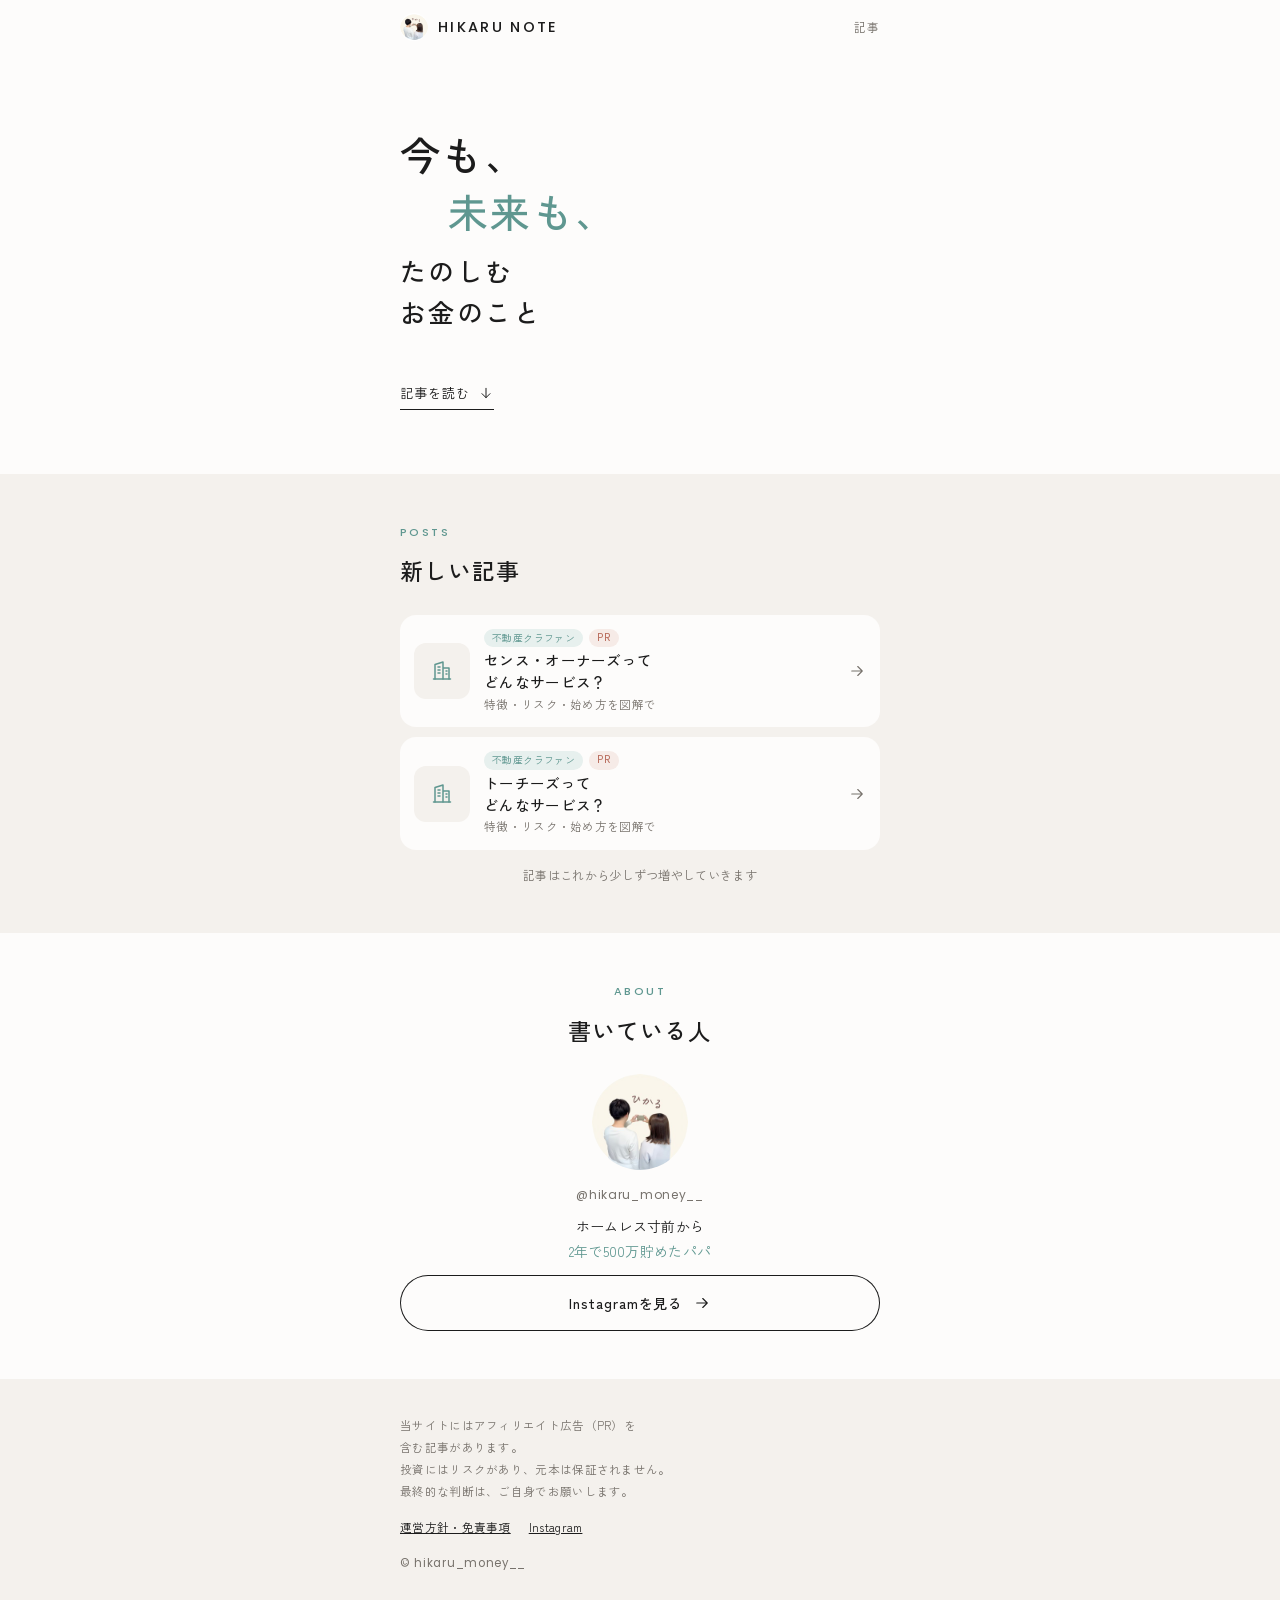
<file: index.html>
<!doctype html>
<html lang="ja">
<head>
<meta charset="utf-8">
<meta name="viewport" content="width=device-width, initial-scale=1, viewport-fit=cover">
<meta name="robots" content="noindex">
<meta name="theme-color" content="#fdfcfb">
<title>HIKARU NOTE</title>
<meta name="description" content="マネするだけで始められる投資を、図解でまとめたノート。">
<link rel="preconnect" href="https://fonts.googleapis.com">
<link rel="preconnect" href="https://fonts.gstatic.com" crossorigin>
<link href="https://fonts.googleapis.com/css2?family=Zen+Kaku+Gothic+New:wght@400;500;700&family=Poppins:wght@300;400;500;600&display=swap" rel="stylesheet">
<link rel="stylesheet" href="/assets/style.css">
</head>
<body>

<header class="site-header">
  <div class="wrap">
    <a class="site-title" href="/"><img src="/assets/avatar.png" alt="" width="28" height="28"><span class="brand">HIKARU NOTE</span></a>
    <nav><a href="#posts">記事</a></nav>
  </div>
</header>

<main>

  <section class="hero">
    <div class="wrap">
      <h1 class="hero-copy"><span class="hero-now">今も、</span><span class="hero-future">未来も、</span><span class="hero-rest">たのしむ<br>お金のこと</span></h1>
      <a class="hero-scroll" href="#posts">記事を読む<svg class="i"><use href="/assets/icons.svg#i-arrow"/></svg></a>
    </div>
  </section>

  <section class="sec band" id="posts">
    <div class="wrap">
      <p class="eyebrow">Posts</p>
      <h2>新しい記事</h2>
      <a class="post-card" href="/sense-owners/">
        <span class="thumb"><svg class="i"><use href="/assets/icons.svg#i-building"/></svg></span>
        <span class="body">
          <span class="meta"><span class="tag">不動産クラファン</span><span class="tag pr">PR</span></span>
          <span class="ttl">センス・オーナーズって<br>どんなサービス？</span>
          <span class="desc">特徴・リスク・始め方を図解で</span>
        </span>
        <svg class="i"><use href="/assets/icons.svg#i-arrow"/></svg>
      </a>
      <a class="post-card" href="/torches/">
        <span class="thumb"><svg class="i"><use href="/assets/icons.svg#i-building"/></svg></span>
        <span class="body">
          <span class="meta"><span class="tag">不動産クラファン</span><span class="tag pr">PR</span></span>
          <span class="ttl">トーチーズって<br>どんなサービス？</span>
          <span class="desc">特徴・リスク・始め方を図解で</span>
        </span>
        <svg class="i"><use href="/assets/icons.svg#i-arrow"/></svg>
      </a>
      <p class="note" style="text-align:center">記事はこれから少しずつ増やしていきます</p>
    </div>
  </section>


  <section class="sec" id="about">
    <div class="wrap profile">
      <p class="eyebrow">About</p>
      <h2>書いている人</h2>
      <img src="/assets/hikaru.jpg" alt="ひかる" width="96" height="96">
      <div class="handle">@hikaru_money__</div>
      <div class="role">ホームレス寸前から<br><span class="em">2年で500万貯めたパパ</span></div>
      <a class="btn line" href="https://www.instagram.com/hikaru_money__/" target="_blank" rel="noopener">Instagramを見る<svg class="i"><use href="/assets/icons.svg#i-arrow"/></svg></a>
    </div>
  </section>

</main>

<footer class="site-footer">
  <div class="wrap">
    <p>当サイトにはアフィリエイト広告（PR）を<br>含む記事があります。<br>
    投資にはリスクがあり、元本は保証されません。<br>
    最終的な判断は、ご自身でお願いします。</p>
    <div class="links"><a href="/policy/">運営方針・免責事項</a><a href="https://www.instagram.com/hikaru_money__/" target="_blank" rel="noopener">Instagram</a></div>
    <p class="copy">© hikaru_money__</p>
  </div>
</footer>

</body>
</html>
</file>
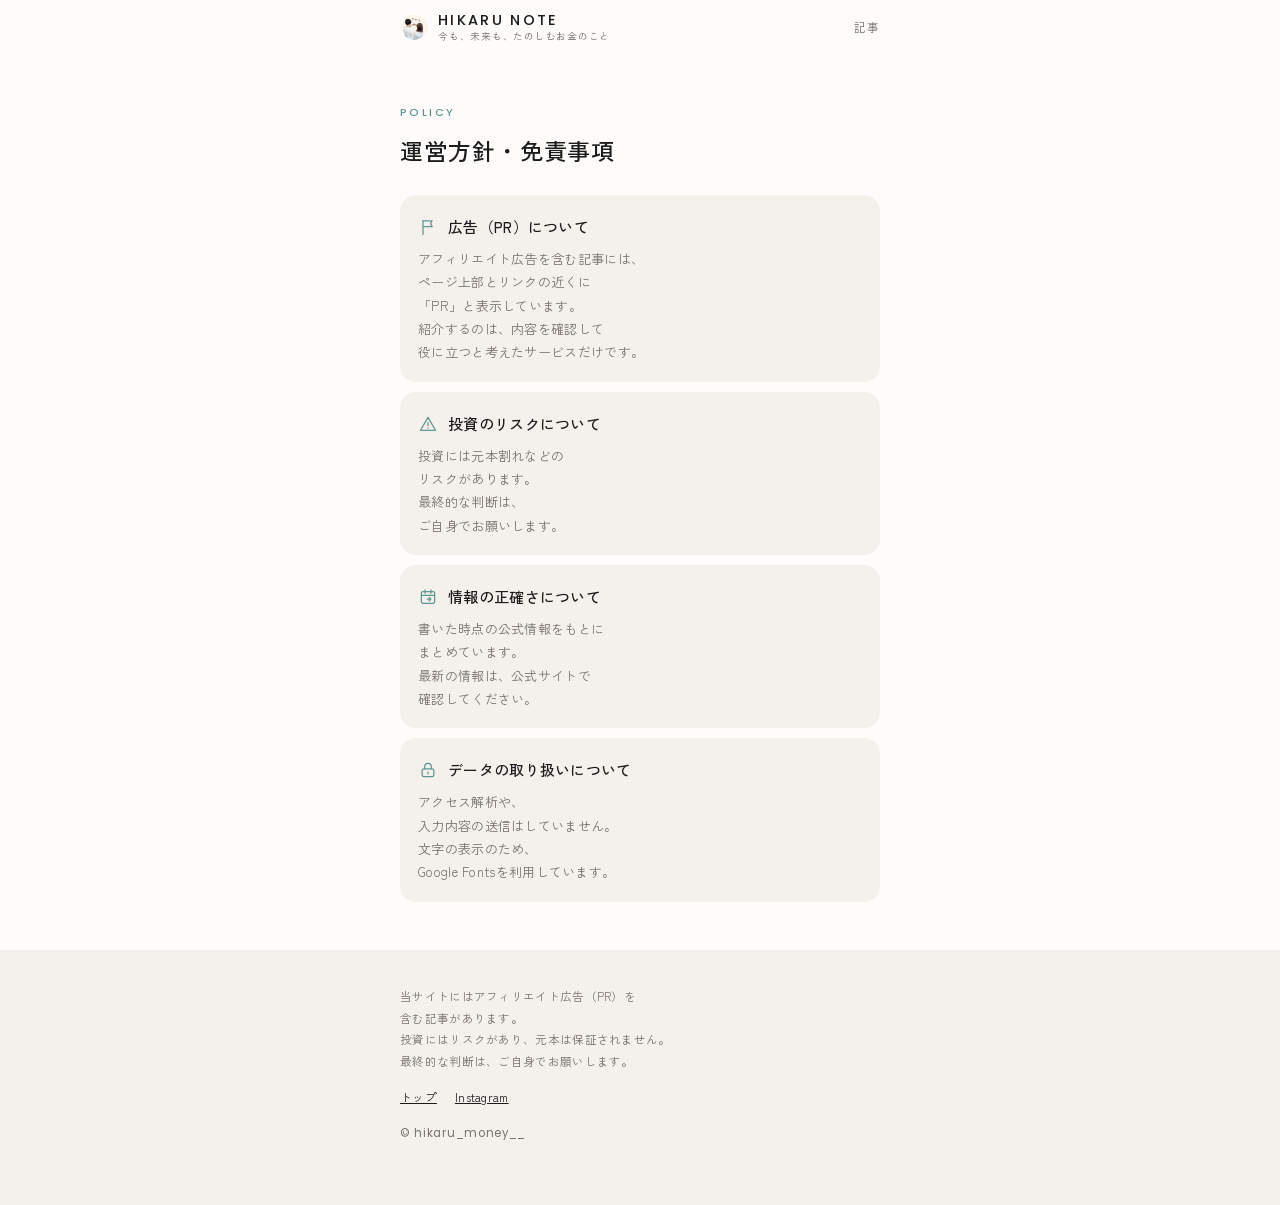
<file: policy/index.html>
<!doctype html>
<html lang="ja">
<head>
<meta charset="utf-8">
<meta name="viewport" content="width=device-width, initial-scale=1, viewport-fit=cover">
<meta name="robots" content="noindex">
<meta name="theme-color" content="#fdfcfb">
<title>運営方針・免責事項｜HIKARU NOTE</title>
<meta name="description" content="HIKARU NOTEの運営方針と免責事項。">
<link rel="preconnect" href="https://fonts.googleapis.com">
<link rel="preconnect" href="https://fonts.gstatic.com" crossorigin>
<link href="https://fonts.googleapis.com/css2?family=Zen+Kaku+Gothic+New:wght@400;500;700&family=Poppins:wght@300;400;500;600&display=swap" rel="stylesheet">
<link rel="stylesheet" href="/assets/style.css">
</head>
<body>

<header class="site-header">
  <div class="wrap">
    <a class="site-title" href="/"><img src="/assets/avatar.png" alt="" width="28" height="28"><span class="brand">HIKARU NOTE<small>今も、未来も、たのしむお金のこと</small></span></a>
    <nav><a href="/#posts">記事</a></nav>
  </div>
</header>

<main>
  <section class="sec">
    <div class="wrap">
      <p class="eyebrow">Policy</p>
      <h2>運営方針・免責事項</h2>
      <div class="policy">
        <div class="card"><h3><svg class="i"><use href="/assets/icons.svg#i-flag"/></svg>広告（PR）について</h3><p>アフィリエイト広告を含む記事には、<br>ページ上部とリンクの近くに<br>「PR」と表示しています。<br>紹介するのは、内容を確認して<br>役に立つと考えたサービスだけです。</p></div>
        <div class="card"><h3><svg class="i"><use href="/assets/icons.svg#i-alert"/></svg>投資のリスクについて</h3><p>投資には元本割れなどの<br>リスクがあります。<br>最終的な判断は、<br>ご自身でお願いします。</p></div>
        <div class="card"><h3><svg class="i"><use href="/assets/icons.svg#i-calendar"/></svg>情報の正確さについて</h3><p>書いた時点の公式情報をもとに<br>まとめています。<br>最新の情報は、公式サイトで<br>確認してください。</p></div>
        <div class="card"><h3><svg class="i"><use href="/assets/icons.svg#i-lock"/></svg>データの取り扱いについて</h3><p>アクセス解析や、<br>入力内容の送信はしていません。<br>文字の表示のため、<br>Google Fontsを利用しています。</p></div>
      </div>
    </div>
  </section>
</main>

<footer class="site-footer">
  <div class="wrap">
    <p>当サイトにはアフィリエイト広告（PR）を<br>含む記事があります。<br>
    投資にはリスクがあり、元本は保証されません。<br>
    最終的な判断は、ご自身でお願いします。</p>
    <div class="links"><a href="/">トップ</a><a href="https://www.instagram.com/hikaru_money__/" target="_blank" rel="noopener">Instagram</a></div>
    <p class="copy">© hikaru_money__</p>
  </div>
</footer>

</body>
</html>
</file>
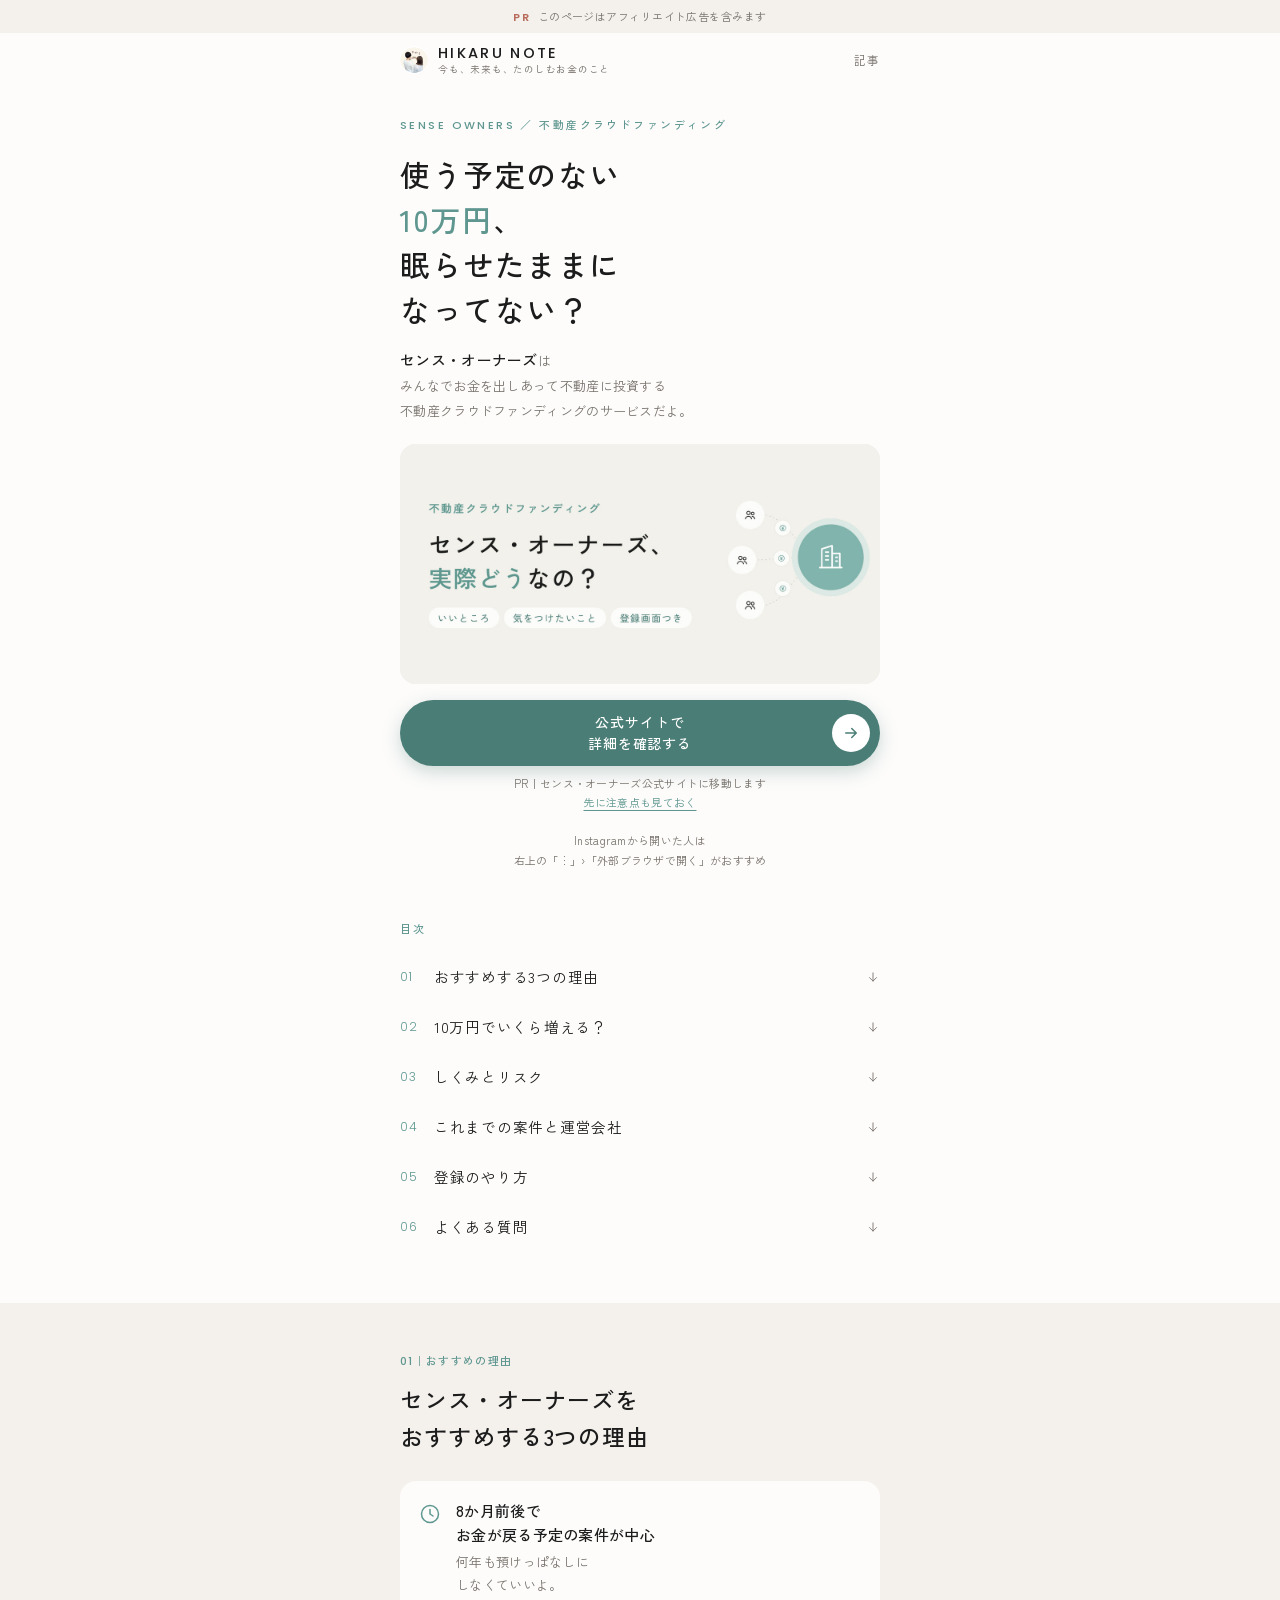
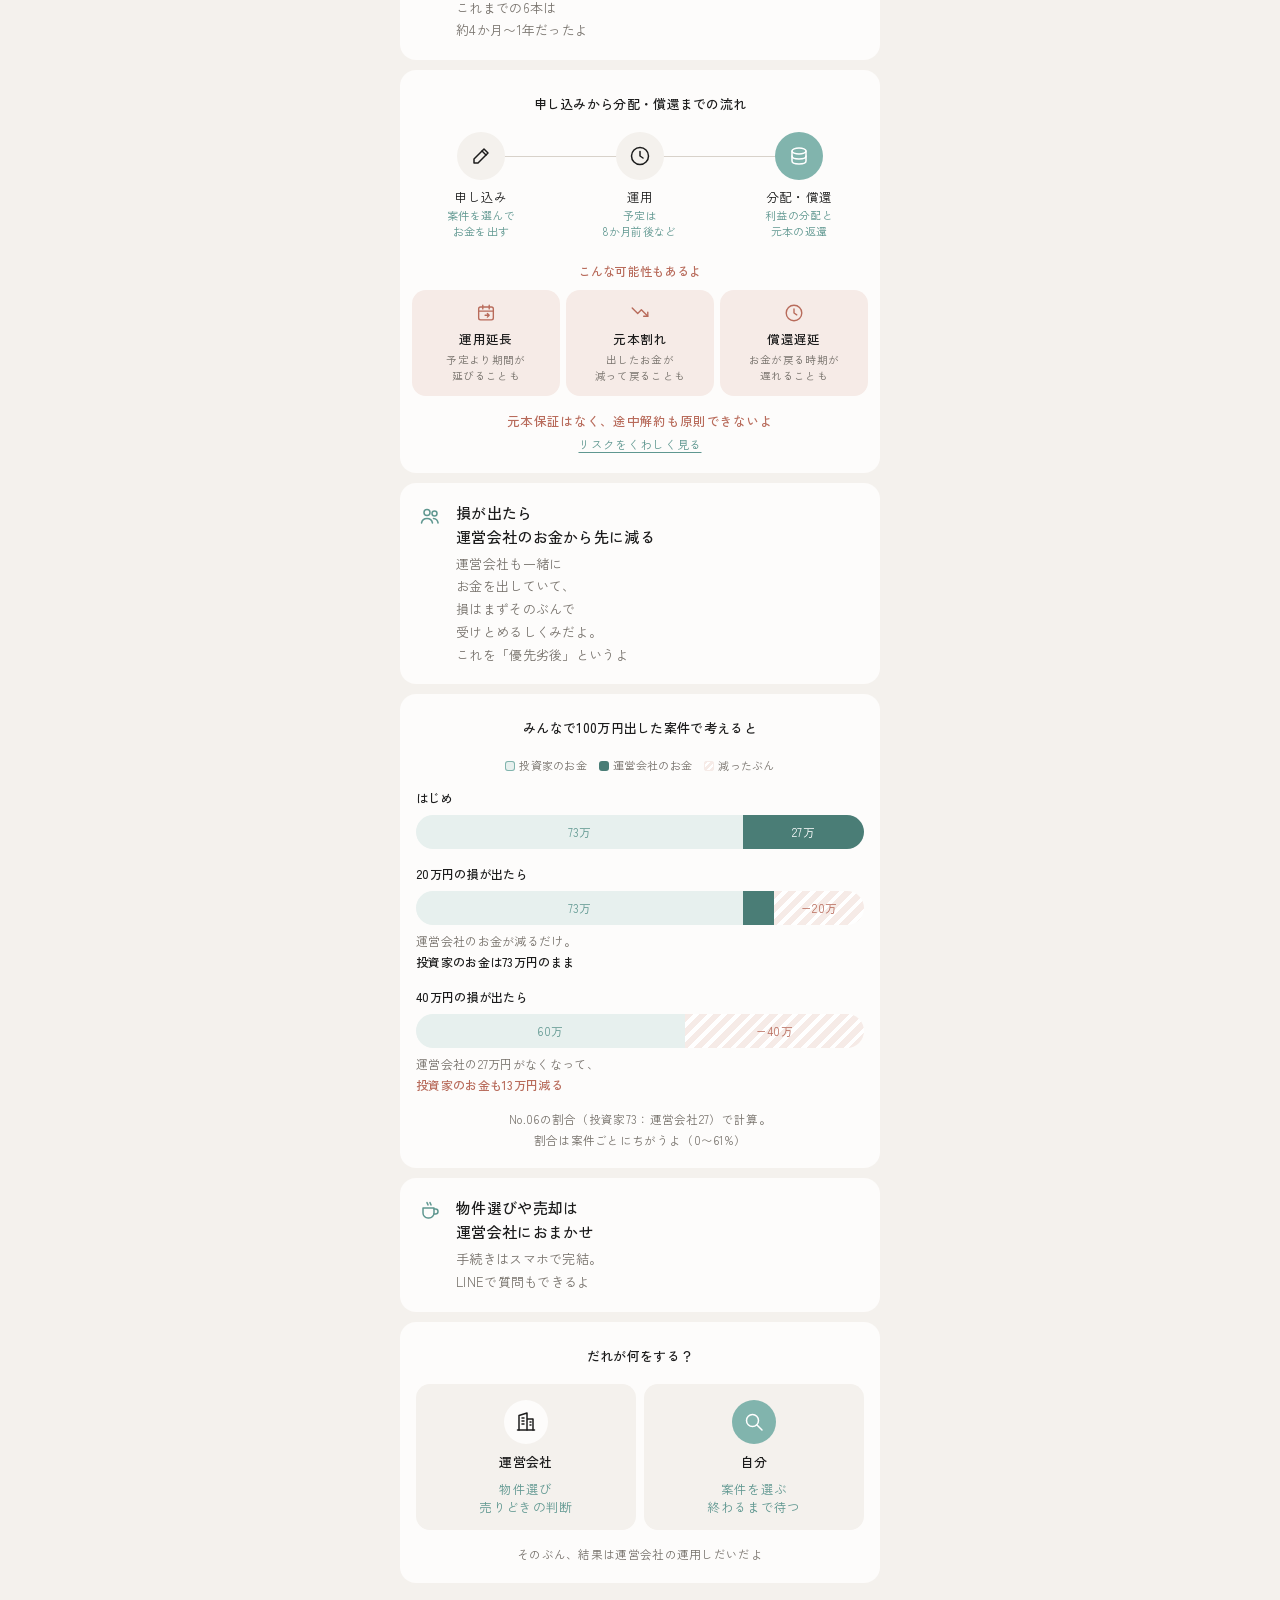
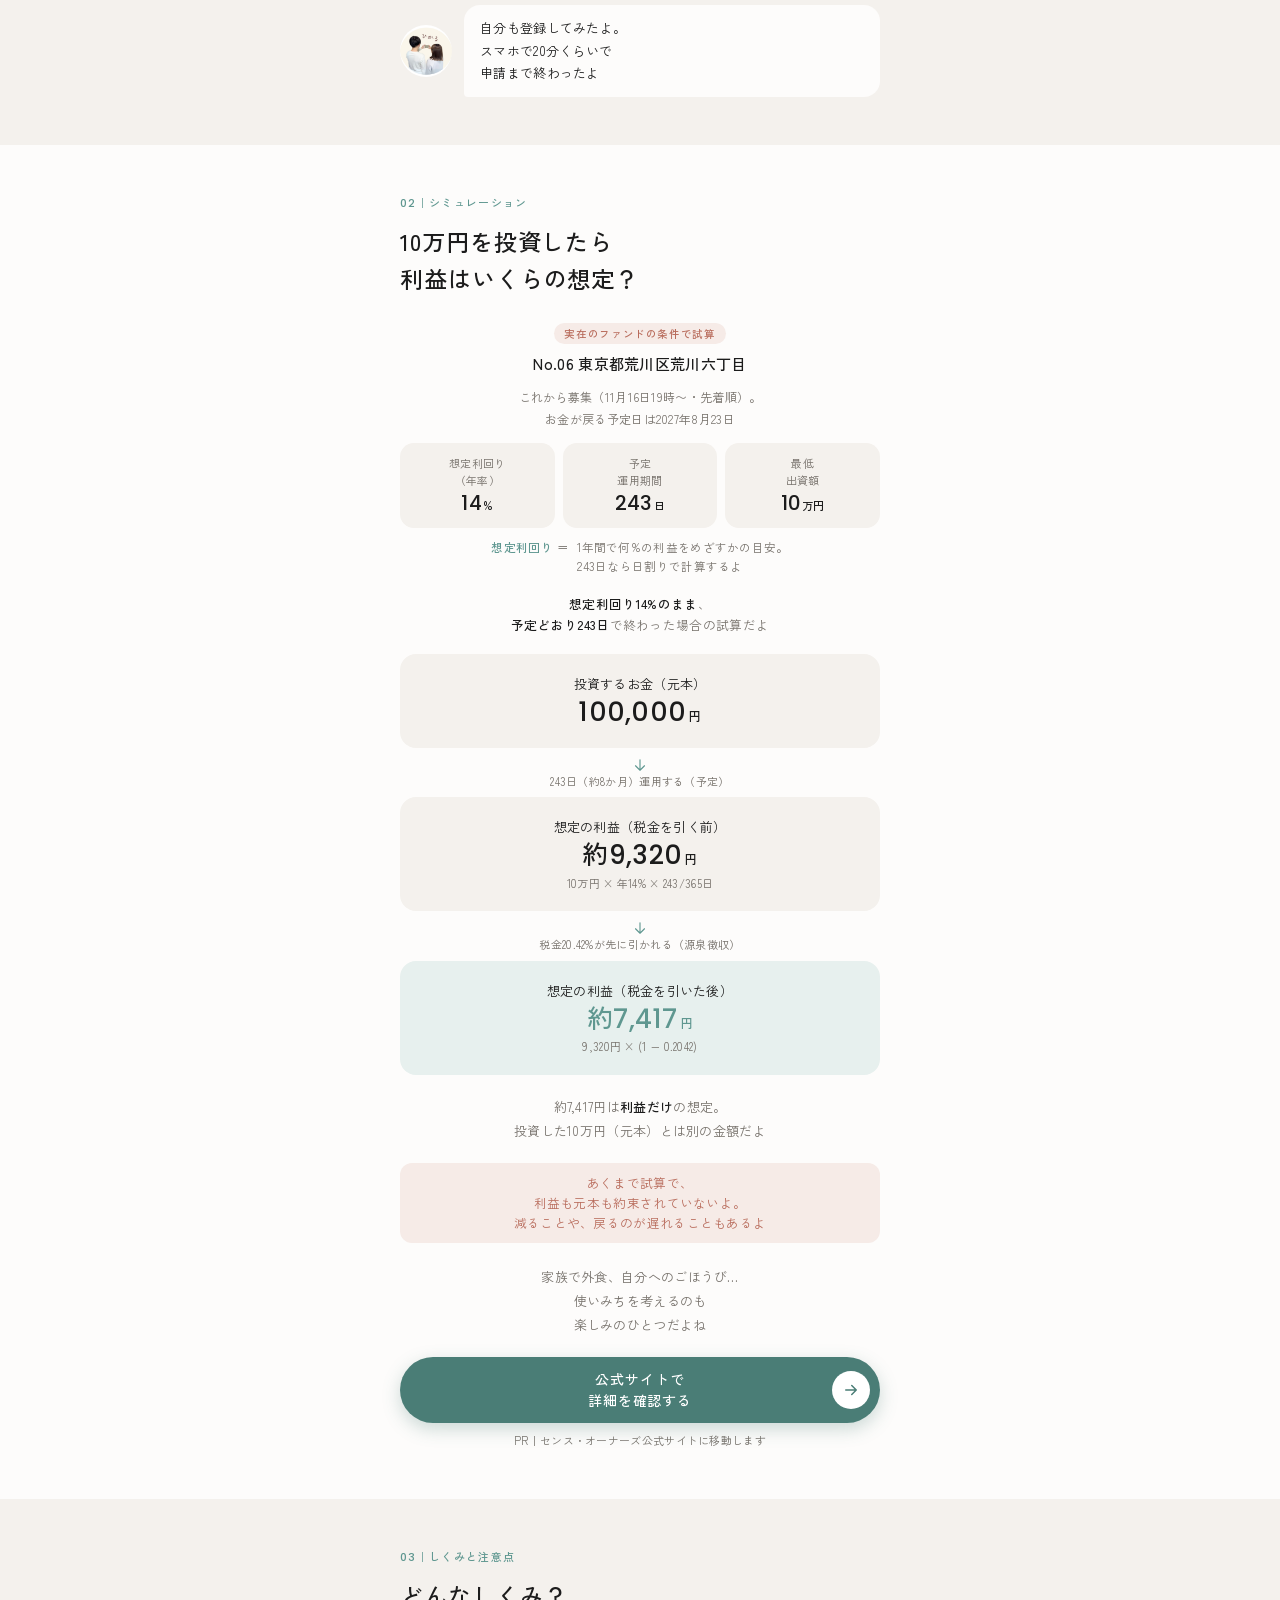
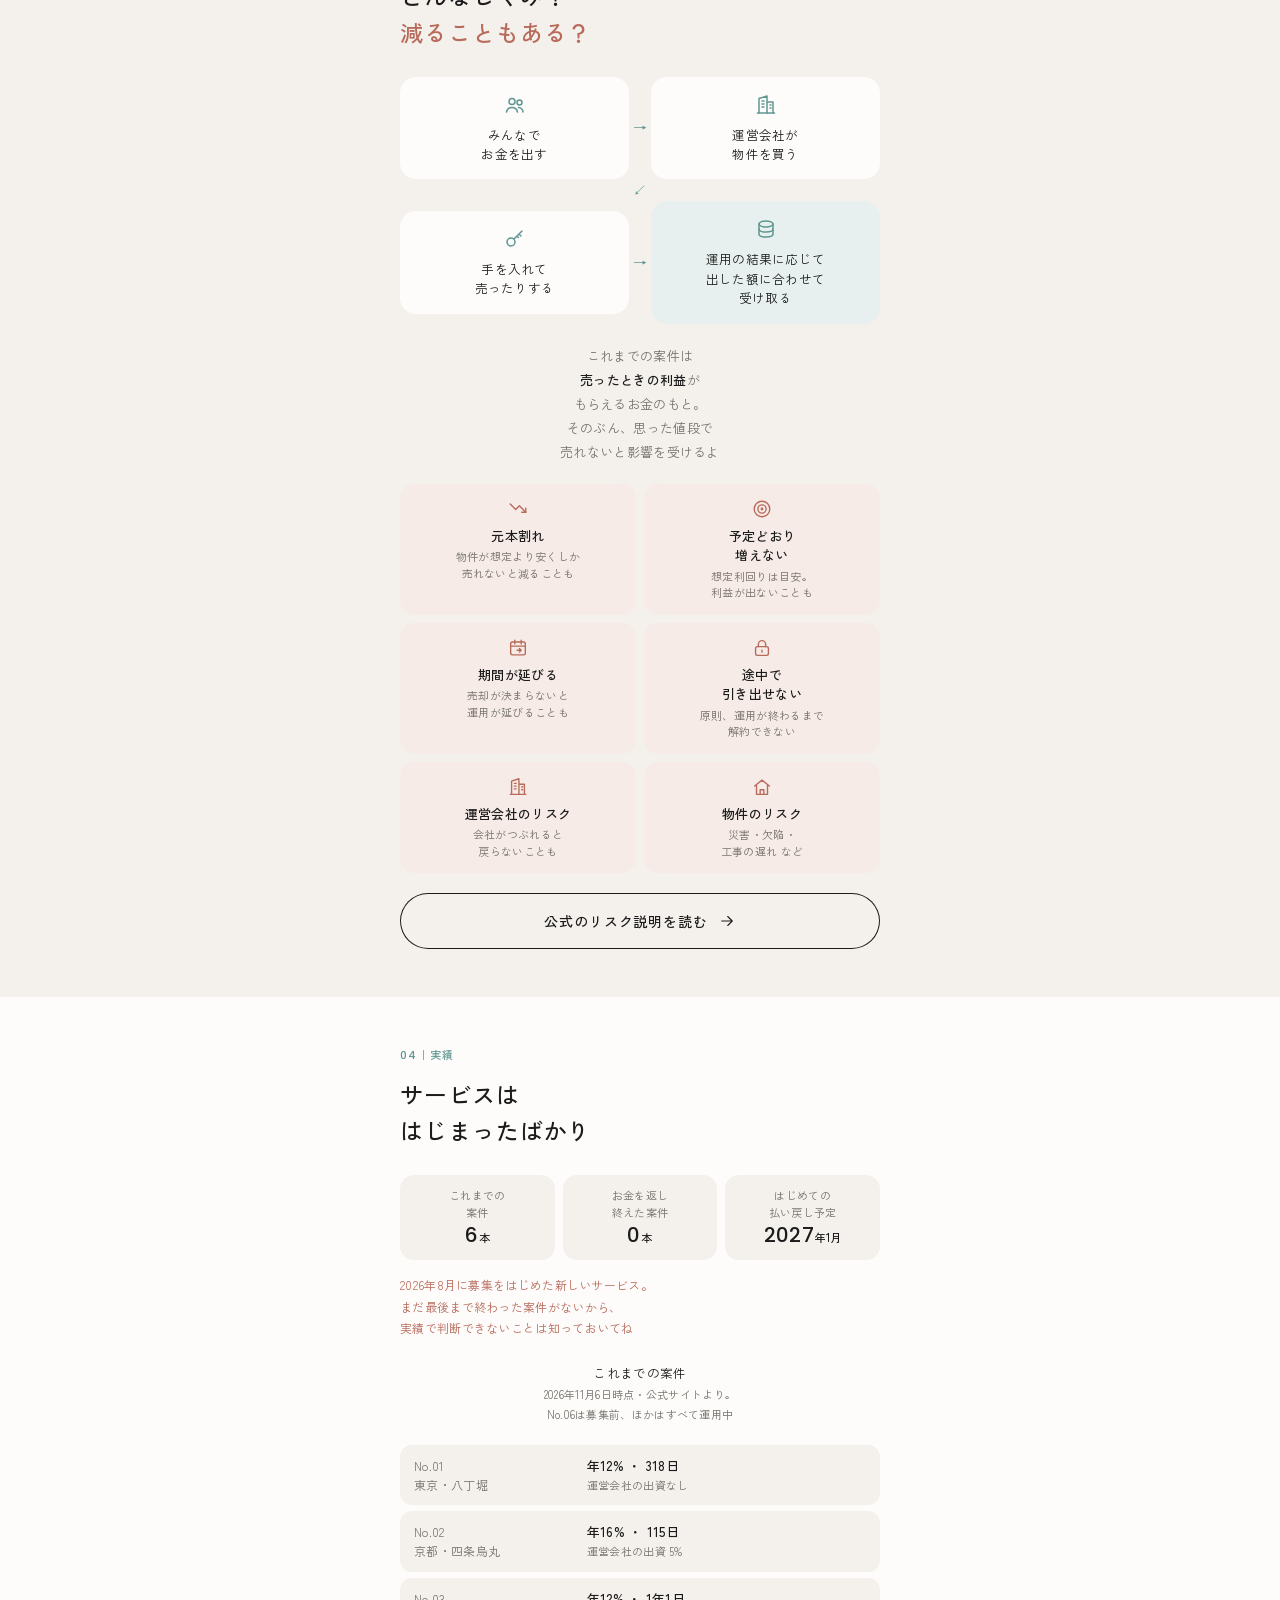
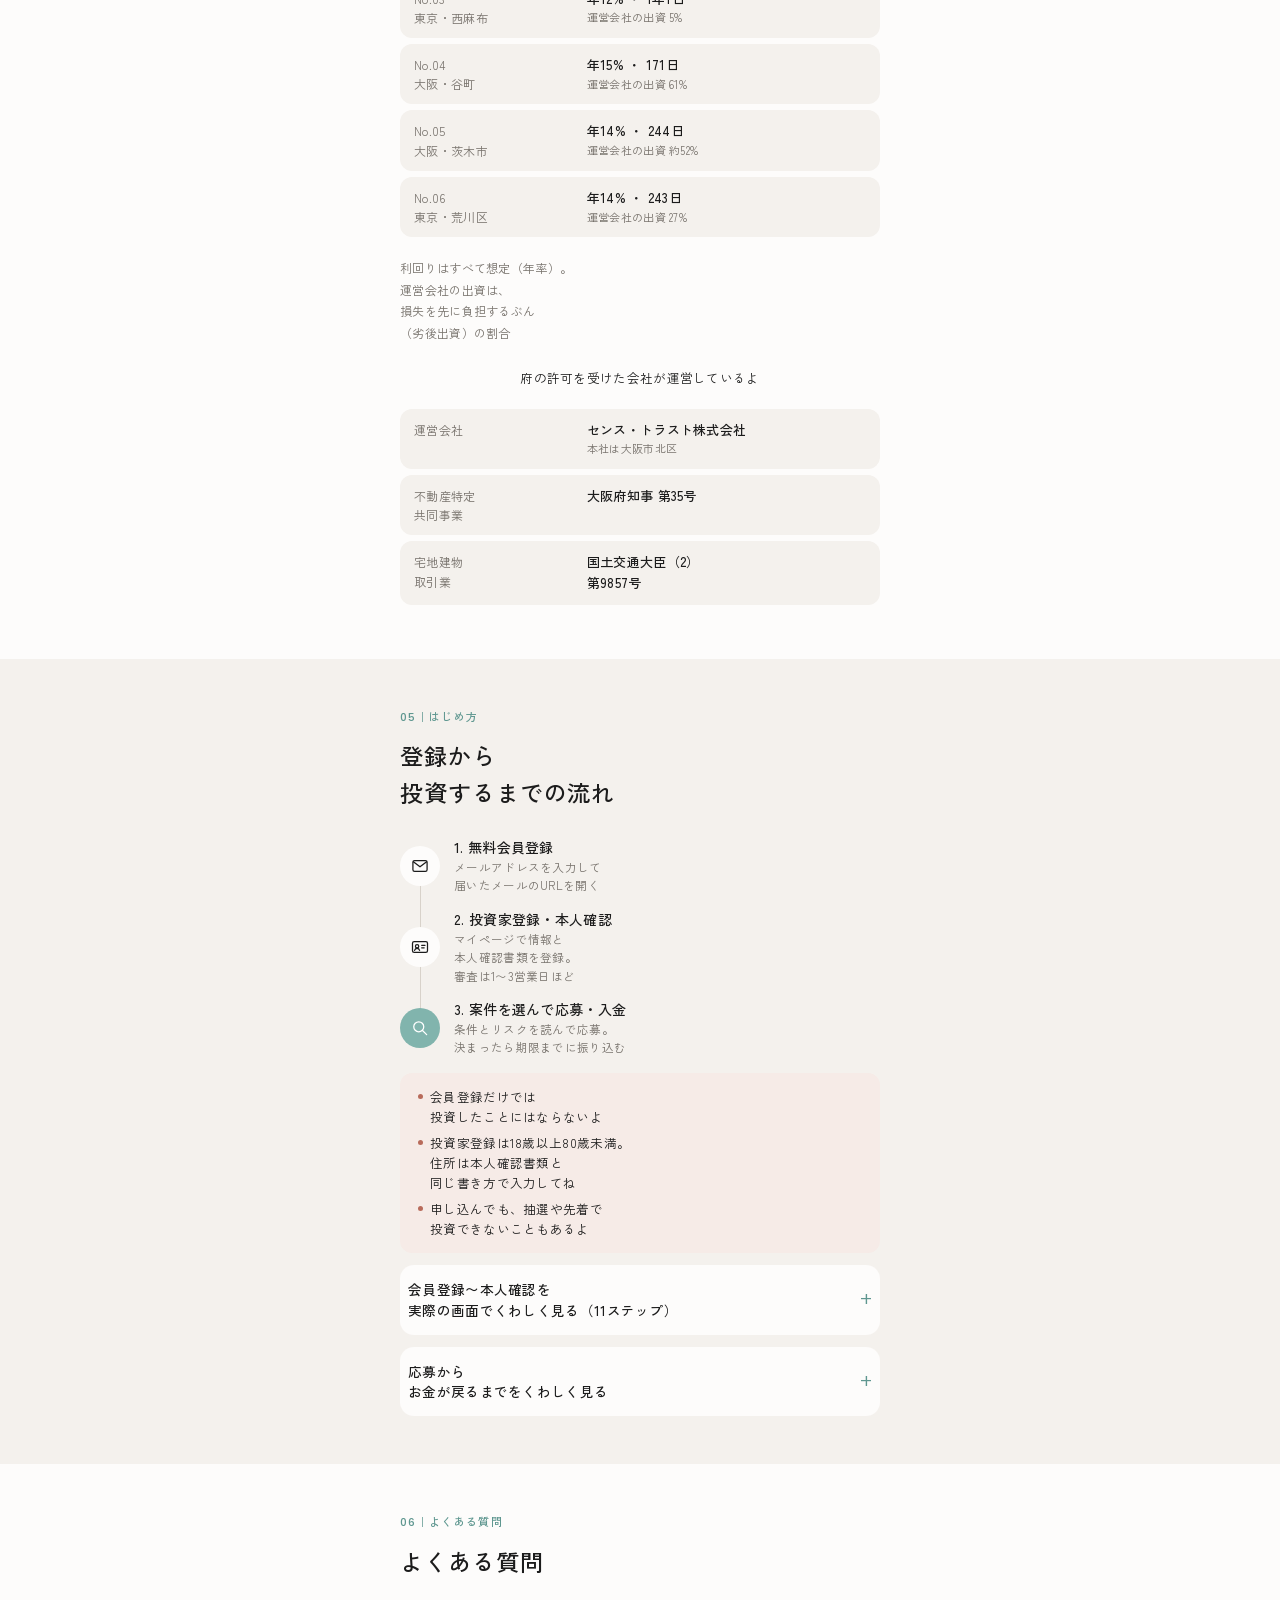
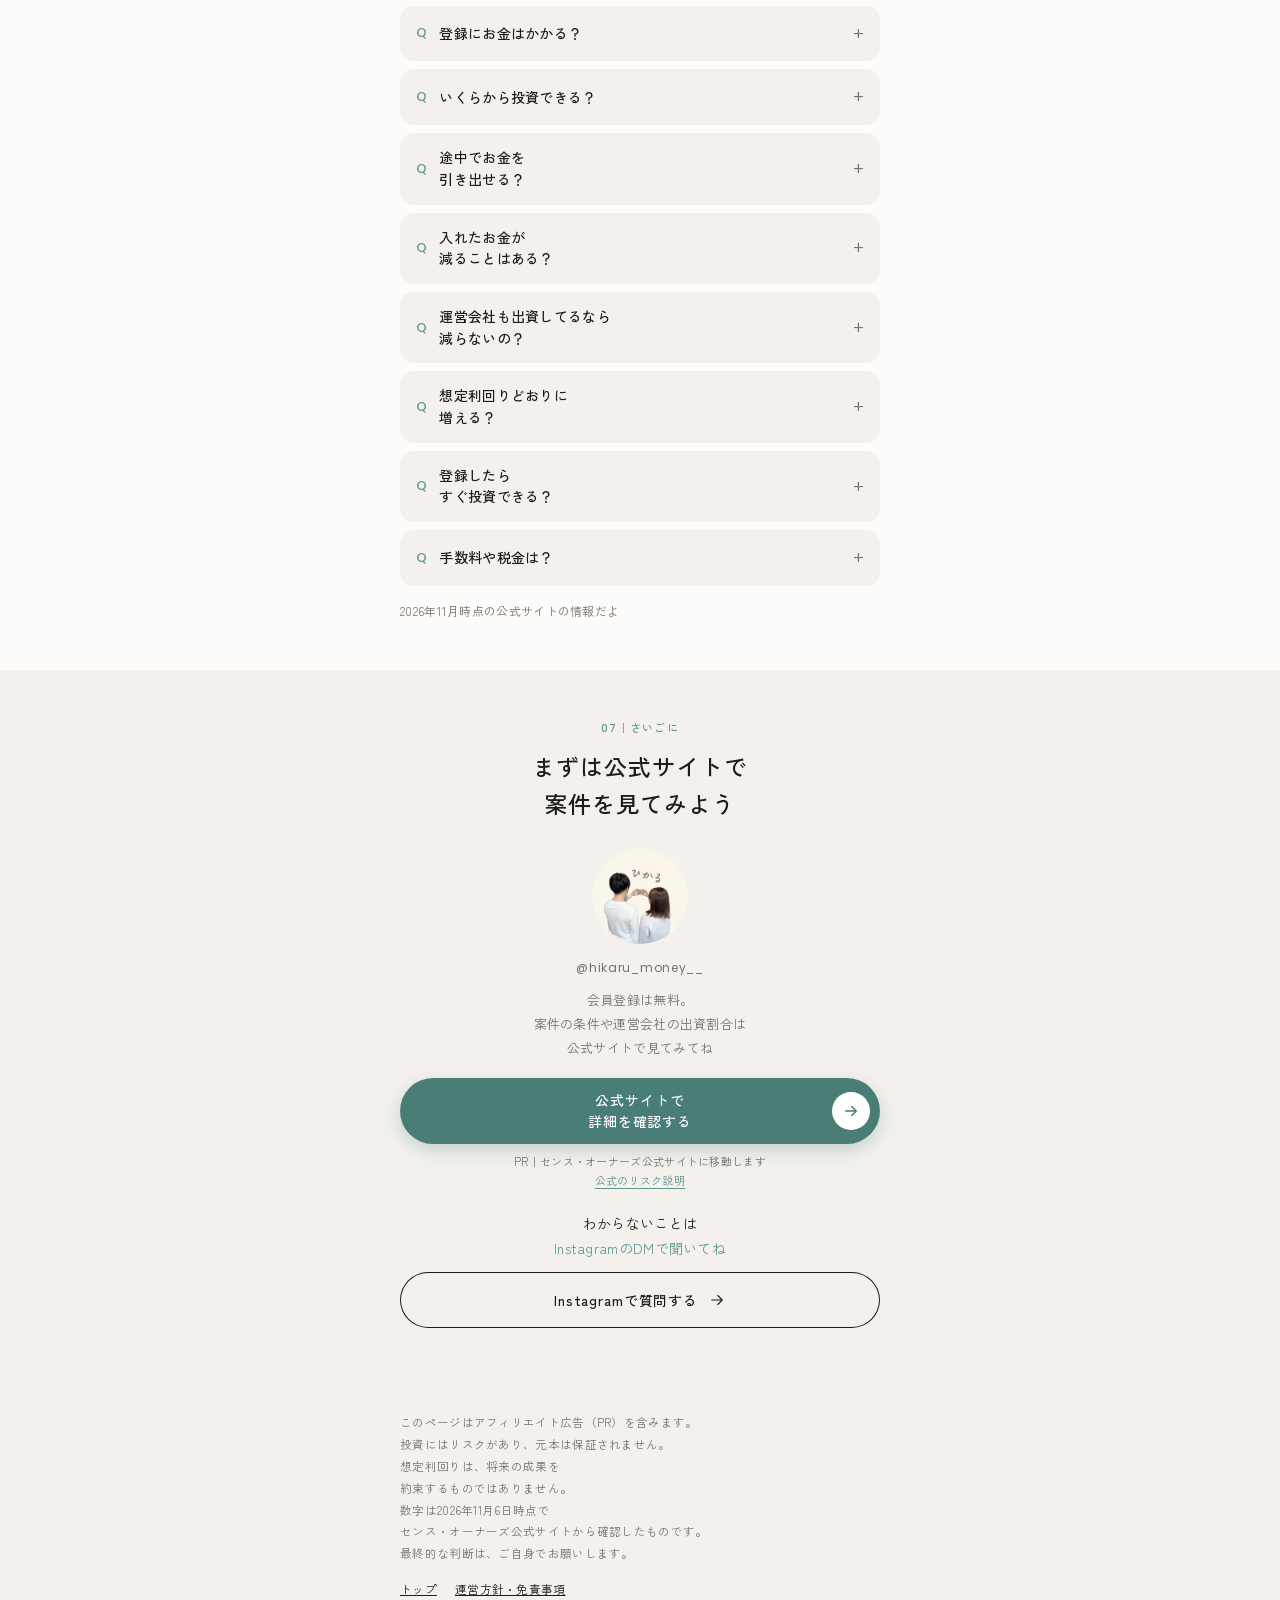
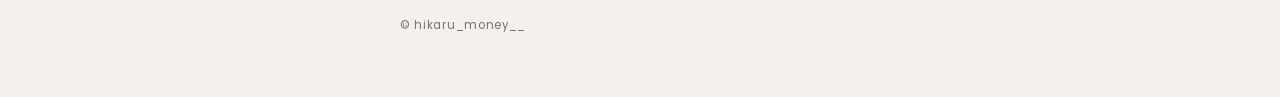
<file: sense-owners/index.html>
<!doctype html>
<html lang="ja">
<head>
<meta charset="utf-8">
<meta name="viewport" content="width=device-width, initial-scale=1, viewport-fit=cover">
<meta name="robots" content="noindex">
<meta name="theme-color" content="#fdfcfb">
<title>センス・オーナーズ（SENSE OWNERS）紹介｜HIKARU NOTE</title>
<meta name="description" content="不動産クラウドファンディング、センス・オーナーズ（SENSE OWNERS）の特徴・リスク・始め方を、図解でまとめた紹介ページ。">
<meta property="og:type" content="article">
<meta property="og:title" content="センス・オーナーズ（SENSE OWNERS）紹介｜HIKARU NOTE">
<meta property="og:description" content="不動産クラウドファンディング、センス・オーナーズの特徴・リスク・始め方を図解でまとめたよ。">
<meta property="og:url" content="https://hikaru-168.github.io/sense-owners/">
<meta property="og:image" content="https://hikaru-168.github.io/assets/banner-sense-owners.jpg">
<meta property="og:image:width" content="1200">
<meta property="og:image:height" content="600">
<meta name="twitter:card" content="summary_large_image">
<link rel="preconnect" href="https://fonts.googleapis.com">
<link rel="preconnect" href="https://fonts.gstatic.com" crossorigin>
<link href="https://fonts.googleapis.com/css2?family=Zen+Kaku+Gothic+New:wght@400;500;700&family=Poppins:wght@300;400;500;600&display=swap" rel="stylesheet">
<link rel="stylesheet" href="/assets/style.css">
</head>
<body>
<script>
  // モーション：視差効果を減らす設定の人と、古いブラウザでは動かさない（そのときは全部最初から表示）
  if (window.requestAnimationFrame && !matchMedia('(prefers-reduced-motion: reduce)').matches) document.documentElement.classList.add('motion');
</script>

<div class="pr-bar"><strong>PR</strong>このページはアフィリエイト広告を含みます</div>

<header class="site-header">
  <div class="wrap">
    <a class="site-title" href="/"><img src="/assets/avatar.png" alt="" width="28" height="28"><span class="brand">HIKARU NOTE<small>今も、未来も、たのしむお金のこと</small></span></a>
    <nav><a href="/#posts">記事</a></nav>
  </div>
</header>

<main class="numbered">

  <!-- ファーストビュー -->
  <section class="fv">
    <div class="wrap">
      <a class="cp-notice" href="#campaign" data-campaign hidden><svg class="i"><use href="/assets/icons.svg#i-gift"/></svg>新規登録キャンペーン（11/9〜11/20）</a>
      <p class="eyebrow">SENSE OWNERS ／ 不動産クラウドファンディング</p>
      <h1>使う予定のない<br><em>10万円</em>、<br>眠らせたままに<br>なってない？</h1>
      <p class="lead"><b>センス・オーナーズ</b>は<br>みんなでお金を出しあって不動産に投資する<br>不動産クラウドファンディングのサービスだよ。</p>

      <div class="photo wide banner"><img src="/assets/banner-sense-owners.jpg" alt="センス・オーナーズ、実際どうなの？ いいところ・気をつけたいこと・登録画面つき。みんなでお金を出しあって1つの物件に投資するイメージ図" width="1200" height="600"></div>

      <a class="btn" href="https://stair-s.com/link.php?i=pig38hyub27z&amp;m=miinu5v2nrsu" target="_blank" rel="sponsored noopener" data-affiliate-slot="sense-fv">公式サイトで<br>詳細を確認する</a>
      <p class="btn-note">PR｜センス・オーナーズ公式サイトに移動します<br><a href="#risk">先に注意点も見ておく</a></p>

      <p class="inapp">Instagramから開いた人は<br>右上の「︙」›「外部ブラウザで開く」がおすすめ</p>
    </div>
  </section>

  <!-- 目次（番号は各セクションの通し番号と同じになる） -->
  <nav class="toc" aria-label="このページの目次">
    <div class="wrap">
      <p class="eyebrow">目次</p>
      <ol>
          <li><a href="#reasons"><span>おすすめする3つの理由</span><svg class="i"><use href="/assets/icons.svg#i-arrow"/></svg></a></li>
          <li><a href="#simulation"><span>10万円でいくら増える？</span><svg class="i"><use href="/assets/icons.svg#i-arrow"/></svg></a></li>
          <li><a href="#risk"><span>しくみとリスク</span><svg class="i"><use href="/assets/icons.svg#i-arrow"/></svg></a></li>
          <li><a href="#record"><span>これまでの案件と運営会社</span><svg class="i"><use href="/assets/icons.svg#i-arrow"/></svg></a></li>
          <li class="toc-cp" data-campaign hidden><a href="#campaign"><span>登録でAmazonギフト2,000円分<em>11/20まで</em></span><svg class="i"><use href="/assets/icons.svg#i-arrow"/></svg></a></li>
          <li><a href="#steps"><span>登録のやり方</span><svg class="i"><use href="/assets/icons.svg#i-arrow"/></svg></a></li>
          <li><a href="#faq"><span>よくある質問</span><svg class="i"><use href="/assets/icons.svg#i-arrow"/></svg></a></li>
      </ol>
    </div>
  </nav>

  <!-- おすすめする3つの理由 -->
  <section class="sec band" id="reasons">
    <div class="wrap">
      <p class="eyebrow ja">おすすめの理由</p>
      <h2>センス・オーナーズを<br>おすすめする3つの理由</h2>
      <ol class="reasons">
        <li class="card reason"><svg class="i"><use href="/assets/icons.svg#i-clock"/></svg><div>
          <h3>8か月前後で<br>お金が戻る予定の案件が中心</h3>
          <p>何年も預けっぱなしに<br>しなくていいよ。<br>これまでの6本は<br>約4か月〜1年だったよ</p>
        </div></li>
      </ol>
      <div class="timebox">
        <p class="timebox-h">申し込みから分配・償還までの流れ</p>
        <ol>
          <li><span class="ic"><svg class="i"><use href="/assets/icons.svg#i-pen"/></svg></span>申し込み<small>案件を選んで<br>お金を出す</small></li>
          <li><span class="ic"><svg class="i"><use href="/assets/icons.svg#i-clock"/></svg></span>運用<small>予定は<br>8か月前後など</small></li>
          <li class="on"><span class="ic"><svg class="i"><use href="/assets/icons.svg#i-coin"/></svg></span>分配・償還<small>利益の分配と<br>元本の返還</small></li>
        </ol>
        <p class="timebox-warn">こんな可能性もあるよ</p>
        <div class="risks three">
          <div class="risk"><svg class="i"><use href="/assets/icons.svg#i-calendar"/></svg>運用延長<small>予定より期間が<br>延びることも</small></div>
          <div class="risk"><svg class="i"><use href="/assets/icons.svg#i-down"/></svg>元本割れ<small>出したお金が<br>減って戻ることも</small></div>
          <div class="risk"><svg class="i"><use href="/assets/icons.svg#i-clock"/></svg>償還遅延<small>お金が戻る時期が<br>遅れることも</small></div>
        </div>
        <p class="timebox-note"><b>元本保証はなく、途中解約も原則できないよ</b><a href="#risk">リスクをくわしく見る</a></p>
      </div>
      <ol class="reasons" start="2">
        <li class="card reason"><svg class="i"><use href="/assets/icons.svg#i-users"/></svg><div>
          <h3>損が出たら<br>運営会社のお金から先に減る</h3>
          <p>運営会社も一緒に<br>お金を出していて、<br>損はまずそのぶんで<br>受けとめるしくみだよ。<br>これを「優先劣後」というよ</p>
        </div></li>
      </ol>
      <div class="timebox">
        <p class="timebox-h">みんなで100万円出した案件で考えると</p>
        <div class="pp-legend"><span><i class="s-inv"></i>投資家のお金</span><span><i class="s-sub"></i>運営会社のお金</span><span><i class="s-loss"></i>減ったぶん</span></div>
        <div class="pp-row">
          <p class="pp-h">はじめ</p>
          <div class="split-bar" role="img" aria-label="投資家73万円、運営会社27万円"><span class="s-inv" style="width:73%">73万</span><span class="s-sub" style="width:27%">27万</span></div>
        </div>
        <div class="pp-row">
          <p class="pp-h">20万円の損が出たら</p>
          <div class="split-bar" role="img" aria-label="投資家73万円のまま、運営会社は7万円に"><span class="s-inv" style="width:73%">73万</span><span class="s-sub" style="width:7%"></span><span class="s-loss" style="width:20%">−20万</span></div>
          <p class="pp-k">運営会社のお金が減るだけ。<br><b>投資家のお金は73万円のまま</b></p>
        </div>
        <div class="pp-row">
          <p class="pp-h">40万円の損が出たら</p>
          <div class="split-bar" role="img" aria-label="運営会社のお金は0円、投資家は60万円に"><span class="s-inv" style="width:60%">60万</span><span class="s-loss" style="width:40%">−40万</span></div>
          <p class="pp-k">運営会社の27万円がなくなって、<br><b class="em-terra">投資家のお金も13万円減る</b></p>
        </div>
        <p class="timebox-note">No.06の割合（投資家73：運営会社27）で計算。<br>割合は案件ごとにちがうよ（0〜61%）</p>
      </div>
      <ol class="reasons" start="3">
        <li class="card reason"><svg class="i"><use href="/assets/icons.svg#i-cup"/></svg><div>
          <h3>物件選びや売却は<br>運営会社におまかせ</h3>
          <p>手続きはスマホで完結。<br>LINEで質問もできるよ</p>
        </div></li>
      </ol>
      <div class="timebox">
        <p class="timebox-h">だれが何をする？</p>
        <div class="roles">
          <div class="role-col"><span class="ic"><svg class="i"><use href="/assets/icons.svg#i-building"/></svg></span><b>運営会社</b><ul><li>物件選び</li><li>売りどきの判断</li></ul></div>
          <div class="role-col me"><span class="ic"><svg class="i"><use href="/assets/icons.svg#i-search"/></svg></span><b>自分</b><ul><li>案件を選ぶ</li><li>終わるまで待つ</li></ul></div>
        </div>
        <p class="timebox-note">そのぶん、結果は運営会社の運用しだいだよ</p>
      </div>
      <div class="talk">
        <img src="/assets/avatar.png" alt="ひかる" width="52" height="52">
        <div class="bubble">自分も登録してみたよ。<br>スマホで20分くらいで<br>申請まで終わったよ</div>
      </div>
    </div>
  </section>

  <!-- 投資シミュレーション -->
  <section class="sec" id="simulation">
    <div class="wrap">
      <p class="eyebrow ja">シミュレーション</p>
      <h2>10万円を投資したら<br>利益はいくらの想定？</h2>
      <div class="fund-name"><span class="tag">実在のファンドの条件で試算</span>No.06 東京都荒川区荒川六丁目</div>
      <p class="note">これから募集（11月16日19時〜・先着順）。<br>お金が戻る予定日は2027年8月23日</p>
      <div class="trio">
        <div>想定利回り<br>（年率）<b>14<small>%</small></b></div>
        <div>予定<br>運用期間<b>243<small>日</small></b></div>
        <div>最低<br>出資額<b>10<small>万円</small></b></div>
      </div>
      <dl class="words">
        <dt>想定利回り</dt><dd>1年間で何%の利益をめざすかの目安。<br>243日なら日割りで計算するよ</dd>
      </dl>
      <p class="calc-if"><b>想定利回り14%のまま</b>、<br><b>予定どおり243日</b>で終わった場合の試算だよ</p>
      <div class="calc">
        <div class="card">投資するお金（元本）<b>100,000<small>円</small></b></div>
        <span class="down"><svg class="i"><use href="/assets/icons.svg#i-arrow"/></svg>243日（約8か月）運用する（予定）</span>
        <div class="card">想定の利益（税金を引く前）<b>約9,320<small>円</small></b><span class="f">10万円 × 年14% × 243/365日</span></div>
        <span class="down"><svg class="i"><use href="/assets/icons.svg#i-arrow"/></svg>税金20.42%が先に引かれる（源泉徴収）</span>
        <div class="card goal">想定の利益（税金を引いた後）<b>約7,417<small>円</small></b><span class="f">9,320円 × (1 − 0.2042)</span></div>
      </div>
      <p class="mid-text">約7,417円は<b>利益だけ</b>の想定。<br>投資した10万円（元本）とは別の金額だよ</p>
      <div class="caution">あくまで試算で、<br>利益も元本も約束されていないよ。<br>減ることや、戻るのが遅れることもあるよ</div>
      <p class="recap">家族で外食、自分へのごほうび…<br>使いみちを考えるのも<br>楽しみのひとつだよね</p>
      <div class="gap"></div>
      <a class="btn" href="https://stair-s.com/link.php?i=pig38hyub27z&amp;m=miinu5v2nrsu" target="_blank" rel="sponsored noopener" data-affiliate-slot="sense-sim">公式サイトで<br>詳細を確認する</a>
      <p class="btn-note">PR｜センス・オーナーズ公式サイトに移動します</p>
    </div>
  </section>

  <!-- 仕組みとリスク -->
  <section class="sec band" id="risk">
    <div class="wrap">
      <p class="eyebrow ja">しくみと注意点</p>
      <h2>どんなしくみ？<br><span class="em-terra">減ることもある？</span></h2>
      <div class="flow4">
        <div class="card"><svg class="i"><use href="/assets/icons.svg#i-users"/></svg>みんなで<br>お金を出す</div>
        <span class="arrow">→</span>
        <div class="card"><svg class="i"><use href="/assets/icons.svg#i-building"/></svg>運営会社が<br>物件を買う</div>
        <span class="arrow a-diag">↙</span>
        <div class="card"><svg class="i"><use href="/assets/icons.svg#i-key"/></svg>手を入れて<br>売ったりする</div>
        <span class="arrow">→</span>
        <div class="card goal"><svg class="i"><use href="/assets/icons.svg#i-coin"/></svg>運用の結果に応じて<br>出した額に合わせて<br>受け取る</div>
      </div>
      <p class="mid-text">これまでの案件は<br><b>売ったときの利益</b>が<br>もらえるお金のもと。<br>そのぶん、思った値段で<br>売れないと影響を受けるよ</p>
      <div class="risks">
        <div class="risk"><svg class="i"><use href="/assets/icons.svg#i-down"/></svg>元本割れ<small>物件が想定より安くしか<br>売れないと減ることも</small></div>
        <div class="risk"><svg class="i"><use href="/assets/icons.svg#i-target"/></svg>予定どおり<br>増えない<small>想定利回りは目安。<br>利益が出ないことも</small></div>
        <div class="risk"><svg class="i"><use href="/assets/icons.svg#i-calendar"/></svg>期間が延びる<small>売却が決まらないと<br>運用が延びることも</small></div>
        <div class="risk"><svg class="i"><use href="/assets/icons.svg#i-lock"/></svg>途中で<br>引き出せない<small>原則、運用が終わるまで<br>解約できない</small></div>
        <div class="risk"><svg class="i"><use href="/assets/icons.svg#i-building"/></svg>運営会社のリスク<small>会社がつぶれると<br>戻らないことも</small></div>
        <div class="risk"><svg class="i"><use href="/assets/icons.svg#i-house"/></svg>物件のリスク<small>災害・欠陥・<br>工事の遅れ など</small></div>
      </div>
      <div class="gap"></div>
      <a class="btn line" href="https://sense-owners.jp/pages/risks" target="_blank" rel="noopener">公式のリスク説明を読む<svg class="i"><use href="/assets/icons.svg#i-arrow"/></svg></a>
    </div>
  </section>

  <!-- 案件と運営会社 -->
  <section class="sec" id="record">
    <div class="wrap">
      <p class="eyebrow ja">実績</p>
      <h2>サービスは<br>はじまったばかり</h2>
      <div class="trio">
        <div>これまでの<br>案件<b>6<small>本</small></b></div>
        <div>お金を返し<br>終えた案件<b>0<small>本</small></b></div>
        <div>はじめての<br>払い戻し予定<b>2027<small>年1月</small></b></div>
      </div>
      <p class="note warn">2026年8月に募集をはじめた新しいサービス。<br>まだ最後まで終わった案件がないから、<br>実績で判断できないことは知っておいてね</p>
      <p class="facts-t">これまでの案件<small>2026年11月6日時点・公式サイトより。<br>No.06は募集前、ほかはすべて運用中</small></p>
      <table class="facts">
        <tr><th>No.01<br>東京・八丁堀</th><td>年12% ・ 318日<small>運営会社の出資なし</small></td></tr>
        <tr><th>No.02<br>京都・四条烏丸</th><td>年16% ・ 115日<small>運営会社の出資 5%</small></td></tr>
        <tr><th>No.03<br>東京・西麻布</th><td>年12% ・ 1年1日<small>運営会社の出資 5%</small></td></tr>
        <tr><th>No.04<br>大阪・谷町</th><td>年15% ・ 171日<small>運営会社の出資 61%</small></td></tr>
        <tr><th>No.05<br>大阪・茨木市</th><td>年14% ・ 244日<small>運営会社の出資 約52%</small></td></tr>
        <tr><th>No.06<br>東京・荒川区</th><td>年14% ・ 243日<small>運営会社の出資 27%</small></td></tr>
      </table>
      <p class="note">利回りはすべて想定（年率）。<br>運営会社の出資は、<br>損失を先に負担するぶん<br>（劣後出資）の割合</p>
      <p class="facts-t">府の許可を受けた会社が運営しているよ</p>
      <table class="facts">
        <tr><th>運営会社</th><td>センス・トラスト株式会社<small>本社は大阪市北区</small></td></tr>
        <tr><th>不動産特定<br>共同事業</th><td>大阪府知事 第35号</td></tr>
        <tr><th>宅地建物<br>取引業</th><td>国土交通大臣（2）<br>第9857号</td></tr>
      </table>
    </div>
  </section>

  <!-- キャンペーン（ふだんは非表示。下のスクリプトの CAMPAIGN で切り替え） -->
  <section class="sec" id="campaign" data-campaign hidden>
    <div class="wrap">
      <p class="eyebrow ja">キャンペーン</p>
      <h2>新規登録で<br>Amazonギフトカード<br>2,000円分</h2>
      <table class="facts">
        <tr><th>期間</th><td>2026年11月9日（月）〜<br>11月20日（金）</td></tr>
        <tr><th>条件</th><td>期間中に新規で<br>本会員登録（投資家登録）を<br>完了すると<b class="em">Amazonギフトカード<br>2,000円分</b><small>投資しなくてOK</small></td></tr>
        <tr><th>主催</th><td>センス・トラスト株式会社</td></tr>
      </table>
      <ul class="cp-notes">
        <li>このページのリンクから登録しても<br>対象（2026年11月6日に確認）</li>
        <li>投資家登録の審査には1〜3日ほどかかるよ。<br>20日までに完了させたいなら早めに</li>
        <li>メールアドレスの会員登録だけでは対象外</li>
      </ul>
      <details class="more">
        <summary>No.06に出資したときの特典を見る</summary>
        <p class="facts-t">No.06限定 出資応援キャンペーン</p>
        <table class="facts">
          <tr><th>期間</th><td>2026年11月16日（月）〜<br>11月20日（金）</td></tr>
          <tr><th>特典</th><td>出資金額の<b class="em">2%相当</b>の<br>Amazonギフトカード<small>10万円の出資なら2,000円分</small></td></tr>
          <tr><th>条件</th><td>11月20日<b class="em">12時まで</b>に<br>応募完了、<br>11月25日22時までに<br>入金完了</td></tr>
        </table>
        <ul class="cp-notes">
          <li>応募の締め切りは20日23時59分だけど、<br>特典の対象は20日の12時までの応募</li>
          <li>先着順なので、応募できないこともある</li>
        </ul>
        <p class="caution">特典のために、<br>無理に投資額を増やさないでね。<br>投資にはリスクがあって、元本保証はないよ</p>
      </details>
      <p class="note">2026年11月6日に公式の案内（No.06のページ）で確認。<br>くわしい条件は公式のキャンペーン詳細ページで確認してね</p>
    </div>
  </section>

  <!-- 登録から投資までの流れ -->
  <section class="sec band" id="steps">
    <div class="wrap">
      <p class="eyebrow ja">はじめ方</p>
      <h2>登録から<br>投資するまでの流れ</h2>
      <ol class="timeline">
        <li><span class="ic"><svg class="i"><use href="/assets/icons.svg#i-mail"/></svg></span><b>1. 無料会員登録</b><small>メールアドレスを入力して<br>届いたメールのURLを開く</small></li>
        <li><span class="ic"><svg class="i"><use href="/assets/icons.svg#i-id"/></svg></span><b>2. 投資家登録・本人確認</b><small>マイページで情報と<br>本人確認書類を登録。<br>審査は1〜3営業日ほど</small></li>
        <li class="on"><span class="ic"><svg class="i"><use href="/assets/icons.svg#i-search"/></svg></span><b>3. 案件を選んで応募・入金</b><small>条件とリスクを読んで応募。<br>決まったら期限までに振り込む</small></li>
      </ol>
      <ul class="keypoints">
        <li>会員登録だけでは<br>投資したことにはならないよ</li>
        <li>投資家登録は18歳以上80歳未満。<br>住所は本人確認書類と<br>同じ書き方で入力してね</li>
        <li>申し込んでも、抽選や先着で<br>投資できないこともあるよ</li>
      </ul>
      <details class="more">
        <summary>会員登録〜本人確認を<br>実際の画面でくわしく見る（11ステップ）</summary>
        <div class="prep"><span class="prep-t">用意するもの</span><span><svg class="i"><use href="/assets/icons.svg#i-phone"/></svg>スマホ</span><span><svg class="i"><use href="/assets/icons.svg#i-id"/></svg>免許証かマイナカード</span><span><svg class="i"><use href="/assets/icons.svg#i-bank"/></svg>自分名義の口座<small>（通帳・キャッシュカードか<br>ネットバンキングの画面）</small></span><span><svg class="i"><use href="/assets/icons.svg#i-mail"/></svg>メール</span></div>
        <figure class="guide-wrap">
          <figcaption>実際の登録画面で見る手順<small>自分が登録したとき（2026年11月）の画面だよ。<br>今は少し変わっているかも</small></figcaption>
          <ol class="guide">
            <li class="gs">
              <img src="/assets/so-steps/00-top.jpg" alt="センス・オーナーズ公式サイトの最初の画面。「いますぐ無料会員登録」のボタン（写真の部分は省略）" width="480" height="854" loading="lazy">
              <div class="gs-body">
                <p class="gs-n">01</p>
                <h3>ボタンを押すと<br>公式サイトが開く</h3>
                <p class="gs-none">入力するものはなし</p>
                <p class="gs-next"><span>次に押す</span><b>いますぐ無料会員登録</b></p>
                <p class="gs-tip">写真の部分は<br>省いているよ</p>
              </div>
            </li>
            <li class="gs">
              <img src="/assets/so-steps/01-signup.jpg" alt="メールアドレスで会員登録する画面" width="480" height="854" loading="lazy">
              <div class="gs-body">
                <p class="gs-n">02</p>
                <h3>メールで会員登録</h3>
                <ul><li>メールアドレス</li><li>パスワード（2回）</li><li>利用規約などに<br>同意のチェック</li></ul>
                <p class="gs-next"><span>次に押す</span><b>登録する</b></p>
                <p class="gs-tip">パスワードは半角8〜32文字。<br>数字・大文字・小文字を<br>1文字ずつ入れる</p>
              </div>
            </li>
            <li class="gs">
              <img src="/assets/so-steps/02-mail.jpg" alt="仮登録完了のお知らせメール（URLはぼかし）" width="480" height="854" loading="lazy">
              <div class="gs-body">
                <p class="gs-n">03</p>
                <h3>届いたメールを開く</h3>
                <p class="gs-none">入力するものはなし</p>
                <p class="gs-next"><span>次に押す</span><b>メール本文のリンク</b></p>
                <p class="gs-tip">「仮登録完了のお知らせ」<br>というメールが届くよ。<br>リンクの期限は24時間</p>
              </div>
            </li>
            <li class="gs">
              <img src="/assets/so-steps/03-basic.jpg" alt="出資者情報登録の基本情報の入力画面" width="480" height="854" loading="lazy">
              <div class="gs-body">
                <p class="gs-n">04</p>
                <h3>名前や住所を入力</h3>
                <ul><li>名前とフリガナ</li><li>性別・生年月日</li><li>電話番号</li><li>郵便番号・住所</li></ul>
                <p class="gs-next"><span>次に押す</span><b>投資適合性の入力へ進む</b></p>
                <p class="gs-tip">電話番号と郵便番号は<br>ハイフンなし。<br>住所は本人確認書類と<br>同じ書き方で</p>
              </div>
            </li>
            <li class="gs">
              <img src="/assets/so-steps/04-suitability.jpg" alt="投資適合性の入力画面" width="480" height="854" loading="lazy">
              <div class="gs-body">
                <p class="gs-n">05</p>
                <h3>質問に答える</h3>
                <ul><li>職業・年収・収入源</li><li>金融資産・取引の目的</li><li>投資の経験</li><li>キャンペーンコード</li></ul>
                <p class="gs-next"><span>次に押す</span><b>口座情報の入力へ進む</b></p>
                <p class="gs-tip">あてはまるものを選ぶだけ。<br>キャンペーンコードが<br>なければ「0」と入力</p>
              </div>
            </li>
            <li class="gs">
              <img src="/assets/so-steps/05-bank.jpg" alt="口座情報の入力画面（口座名義は消している）" width="480" height="854" loading="lazy">
              <div class="gs-body">
                <p class="gs-n">06</p>
                <h3>受け取り口座を登録</h3>
                <ul><li>金融機関（ボタンから選ぶ）</li><li>口座番号・口座名義</li><li>通帳・キャッシュカード・<br>ネットバンキング画面の<br>どれかの画像</li></ul>
                <p class="gs-next"><span>次に押す</span><b>確認画面に進む</b></p>
                <p class="gs-tip">画像は銀行名・支店番号・<br>口座番号・名義が<br>見えるものにする</p>
              </div>
            </li>
            <li class="gs">
              <div class="gs-noimg"><svg class="i"><use href="/assets/icons.svg#i-check"/></svg>個人情報が<br>写るため<br>画像なし</div>
              <div class="gs-body">
                <p class="gs-n">07</p>
                <h3>入力内容を見直す</h3>
                <p class="gs-none">入力するものはなし</p>
                <p class="gs-next"><span>次に押す</span><b>同意・承諾して送信する</b></p>
                <p class="gs-tip">3つの書類の「確認する」を<br>押して読んでから送信。<br>間違いは「修正する」で直せる</p>
              </div>
            </li>
            <li class="gs">
              <img src="/assets/so-steps/06-kyc.jpg" alt="本人確認方法の選択画面" width="480" height="854" loading="lazy">
              <div class="gs-body">
                <p class="gs-n">08</p>
                <h3>本人確認の方法を選ぶ</h3>
                <ul><li>「オンライン本人確認」<br>を選ぶ</li></ul>
                <p class="gs-next"><span>次に押す</span><b>選択</b></p>
                <p class="gs-tip">途中でページを離れると<br>最初からやり直し。<br>時間のあるときにやってね</p>
              </div>
            </li>
            <li class="gs">
              <img src="/assets/so-steps/07-online.jpg" alt="オンライン本人確認の前の確認画面" width="480" height="854" loading="lazy">
              <div class="gs-body">
                <p class="gs-n">09</p>
                <h3>使えるスマホか<br>確認する</h3>
                <ul><li>iPhoneはSafariで</li><li>AndroidはChromeなどで</li></ul>
                <p class="gs-next"><span>次に押す</span><b>オンライン本人確認を行う</b></p>
                <p class="gs-tip">有効期限が切れていない<br>本人確認書類を使う</p>
              </div>
            </li>
            <li class="gs">
              <div class="gs-noimg"><svg class="i"><use href="/assets/icons.svg#i-check"/></svg>撮影画面は<br>個人情報が<br>写るため<br>画像なし</div>
              <div class="gs-body">
                <p class="gs-n">10</p>
                <h3>書類と顔を撮影</h3>
                <ul><li>本人確認書類を1種類</li><li>書類と自分の顔を撮影</li></ul>
                <p class="gs-next"><span>次に押す</span><b>画面の案内どおりに<br>進む</b></p>
                <p class="gs-tip">免許証やマイナカードなど。<br>外国籍の人は在留カードか<br>特別永住者証明書</p>
              </div>
            </li>
            <li class="gs">
              <img src="/assets/so-steps/08-done.jpg" alt="出資者情報登録申請の完了画面" width="480" height="854" loading="lazy">
              <div class="gs-body">
                <p class="gs-n">11</p>
                <h3>申請完了・審査を待つ</h3>
                <p class="gs-none">入力するものはなし</p>
                <p class="gs-next"><span>次に押す</span><b>今すぐマイページへ移動</b></p>
                <p class="gs-tip">審査は1〜3営業日ほど。<br>不備があるときは<br>2〜5営業日以内に<br>メールで連絡が来るよ</p>
              </div>
            </li>
          </ol>
        </figure>
      </details>
      <details class="more">
        <summary>応募から<br>お金が戻るまでをくわしく見る</summary>
        <ol class="timeline">
          <li><span class="ic"><svg class="i"><use href="/assets/icons.svg#i-search"/></svg></span><b>案件を選ぶ</b><small>期間・想定利回り・<br>運営会社の出資割合を読む</small></li>
          <li><span class="ic"><svg class="i"><use href="/assets/icons.svg#i-pen"/></svg></span><b>口数を選んで応募</b><small>1口1万円・10口から。<br>応募後に口数は変えられない</small></li>
          <li><span class="ic"><svg class="i"><use href="/assets/icons.svg#i-check"/></svg></span><b>出資を確定する</b><small>抽選の案件は当選したら。<br>書面を読んで「出資確定」</small></li>
          <li><span class="ic"><svg class="i"><use href="/assets/icons.svg#i-bank"/></svg></span><b>お金を振り込む</b><small>登録した自分の口座から<br>期限までに振り込む<br>（振込手数料は自分持ち）</small></li>
          <li><span class="ic"><svg class="i"><use href="/assets/icons.svg#i-sprout"/></svg></span><b>運用スタート</b><small>運用が終わるまで待つ<br>（途中解約は原則できない）</small></li>
          <li class="on"><span class="ic"><svg class="i"><use href="/assets/icons.svg#i-coin"/></svg></span><b>分配・償還</b><small>運用が終わった月の<br>翌々月までに振込の予定</small></li>
        </ol>
      </details>
    </div>
  </section>

  <!-- FAQ -->
  <section class="sec" id="faq">
    <div class="wrap">
      <p class="eyebrow ja">よくある質問</p>
      <h2>よくある質問</h2>
      <div class="qa">
        <details>
          <summary>登録にお金はかかる？</summary>
          <div class="ans">かからないよ。<br>口座をつくるのも、持っておくのも<br>手数料はかからないと<br>公式で案内されているよ。</div>
        </details>
        <details>
          <summary>いくらから投資できる？</summary>
          <div class="ans">1口1万円で、<br>10口＝10万円から。<br>これまでの案件は<br>すべて10万円からだったよ。</div>
        </details>
        <details>
          <summary>途中でお金を<br>引き出せる？</summary>
          <div class="ans">原則できないよ。<br>運用が終わるまで待つしくみ。<br>契約から8日以内なら<br>クーリング・オフはできるよ。</div>
        </details>
        <details>
          <summary>入れたお金が<br>減ることはある？</summary>
          <div class="ans">あるよ。元本保証はないから<br>入れた額より減って<br>戻ることもあるよ。</div>
        </details>
        <details>
          <summary>運営会社も出資してるなら<br>減らないの？</summary>
          <div class="ans">減ることはあるよ。<br>運営会社が出したぶんを<br>超える損失が出たら<br>投資家のお金も減るよ。<br>割合は案件ごとにちがうから<br>毎回たしかめてね。</div>
        </details>
        <details>
          <summary>想定利回りどおりに<br>増える？</summary>
          <div class="ans">必ずではないよ。<br>あくまで1年あたりの目安で<br>届かないこともあるよ。</div>
        </details>
        <details>
          <summary>登録したら<br>すぐ投資できる？</summary>
          <div class="ans">投資家登録の審査に<br>1〜3営業日ほどかかるよ。<br>そのあと募集中の案件に<br>応募する流れだよ。</div>
        </details>
        <details>
          <summary>手数料や税金は？</summary>
          <div class="ans">お金を入れるときの<br>振込手数料は自分持ち。<br>もらえるお金からは<br>税金20.42%が先に引かれるよ<br>（雑所得）。<br>確定申告が必要なこともあるよ。</div>
        </details>
      </div>
      <p class="note">2026年11月時点の公式サイトの情報だよ</p>
    </div>
  </section>

  <!-- 最終CTA -->
  <section class="sec band">
    <div class="wrap profile">
      <p class="eyebrow ja">さいごに</p>
      <h2>まずは公式サイトで<br>案件を見てみよう</h2>
      <img src="/assets/hikaru.jpg" alt="ひかる" width="96" height="96">
      <div class="handle">@hikaru_money__</div>
      <p class="final-lead">会員登録は無料。<br>案件の条件や運営会社の出資割合は<br>公式サイトで見てみてね</p>
      <a class="btn" href="https://stair-s.com/link.php?i=pig38hyub27z&amp;m=miinu5v2nrsu" target="_blank" rel="sponsored noopener" data-affiliate-slot="sense-bottom">公式サイトで<br>詳細を確認する</a>
      <p class="btn-note">PR｜センス・オーナーズ公式サイトに移動します<br><a href="https://sense-owners.jp/pages/risks" target="_blank" rel="noopener">公式のリスク説明</a></p>
      <div class="gap"></div>
      <p class="role">わからないことは<br><span class="em">InstagramのDMで聞いてね</span></p>
      <a class="btn line" href="https://www.instagram.com/hikaru_money__/" target="_blank" rel="noopener">Instagramで質問する<svg class="i"><use href="/assets/icons.svg#i-arrow"/></svg></a>
    </div>
  </section>

</main>

<footer class="site-footer">
  <div class="wrap">
    <p>このページはアフィリエイト広告（PR）を含みます。<br>
    投資にはリスクがあり、元本は保証されません。<br>
    想定利回りは、将来の成果を<br>約束するものではありません。<br>
    数字は2026年11月6日時点で<br>センス・オーナーズ公式サイトから確認したものです。<br>
    最終的な判断は、ご自身でお願いします。</p>
    <div class="links"><a href="/">トップ</a><a href="/policy/">運営方針・免責事項</a></div>
    <p class="copy">© hikaru_money__</p>
  </div>
</footer>

<script>
  // キャンペーンの表示切り替え
  // 開催時：CAMPAIGN.on を true にして、end（最終日）と本文を書き換える。
  // 最終日を過ぎたら、on のままでも自動で隠れる。
  // 2026-11-06：アフィリエイトリンク経由も対象と確認できたので true
  var CAMPAIGN = { on: true, end: '2026-11-20' };
  (function () {
    if (!CAMPAIGN.on) return;
    if (new Date() > new Date(CAMPAIGN.end + 'T23:59:59+09:00')) return;
    document.querySelectorAll('[data-campaign]').forEach(function (el) { el.hidden = false; });
  })();

  // スクロールで出てくる（1回だけ）
  (function () {
    if (!document.documentElement.classList.contains('motion')) return;
    function show(el) { el.classList.add('in'); }
    var queued = false;
    function sweep() {
      queued = false;
      var line = innerHeight * .88;
      document.querySelectorAll('.rv:not(.in)').forEach(function (el) {
        if (el.offsetParent !== null && el.getBoundingClientRect().top < line) show(el);
      });
    }
    function queue() { if (!queued) { queued = true; requestAnimationFrame(sweep); } }
    document.querySelectorAll('.reasons, .trio, .risks, .flow4, .prep, .qa').forEach(function (el) { el.classList.add('stagger'); });
    document.querySelectorAll('.stagger, .timeline').forEach(function (g) {
      Array.prototype.forEach.call(g.children, function (c, i) { c.style.setProperty('--i', i); });
    });
    document.querySelectorAll('.sec .wrap > *, .stagger, .guide > li, .timeline, .talk').forEach(function (el) { el.classList.add('rv'); });
    addEventListener('scroll', queue, { passive: true });
    addEventListener('resize', queue);
    sweep();
  })();
</script>

</body>
</html>
</file>
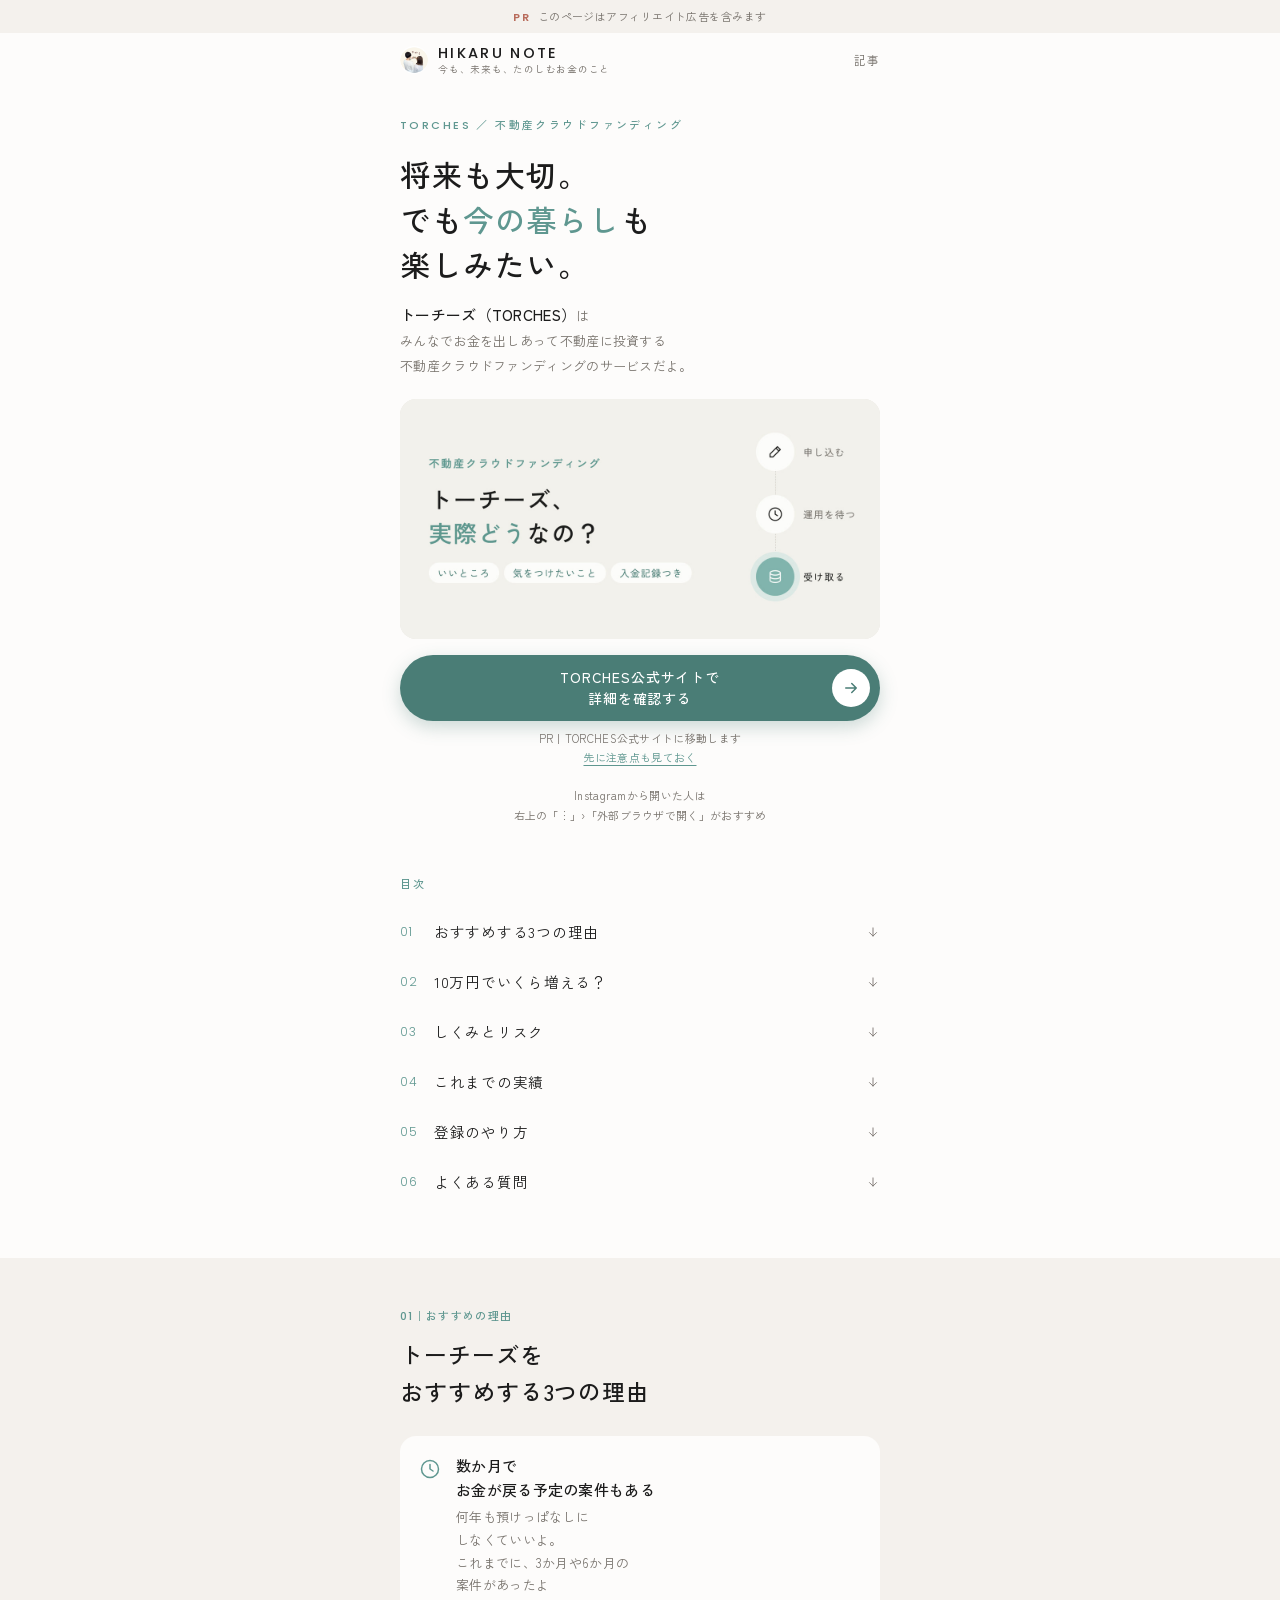
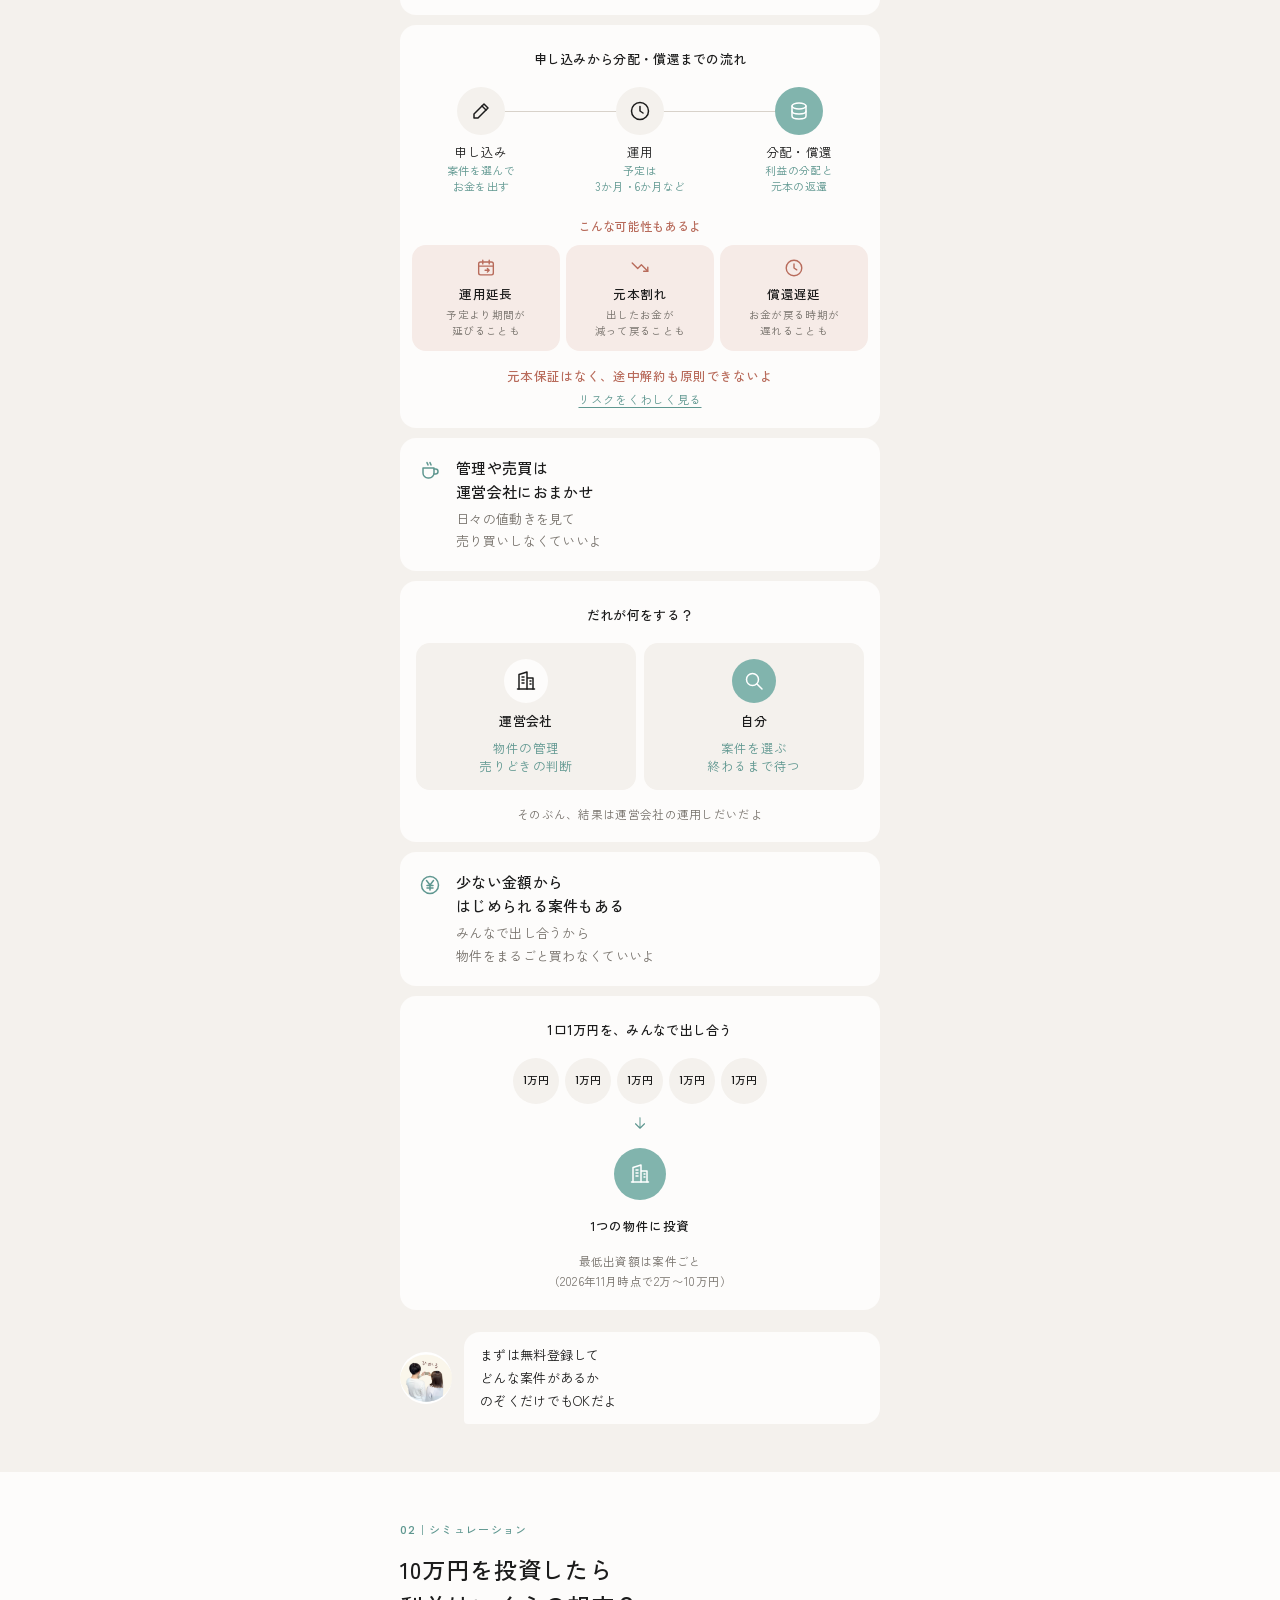
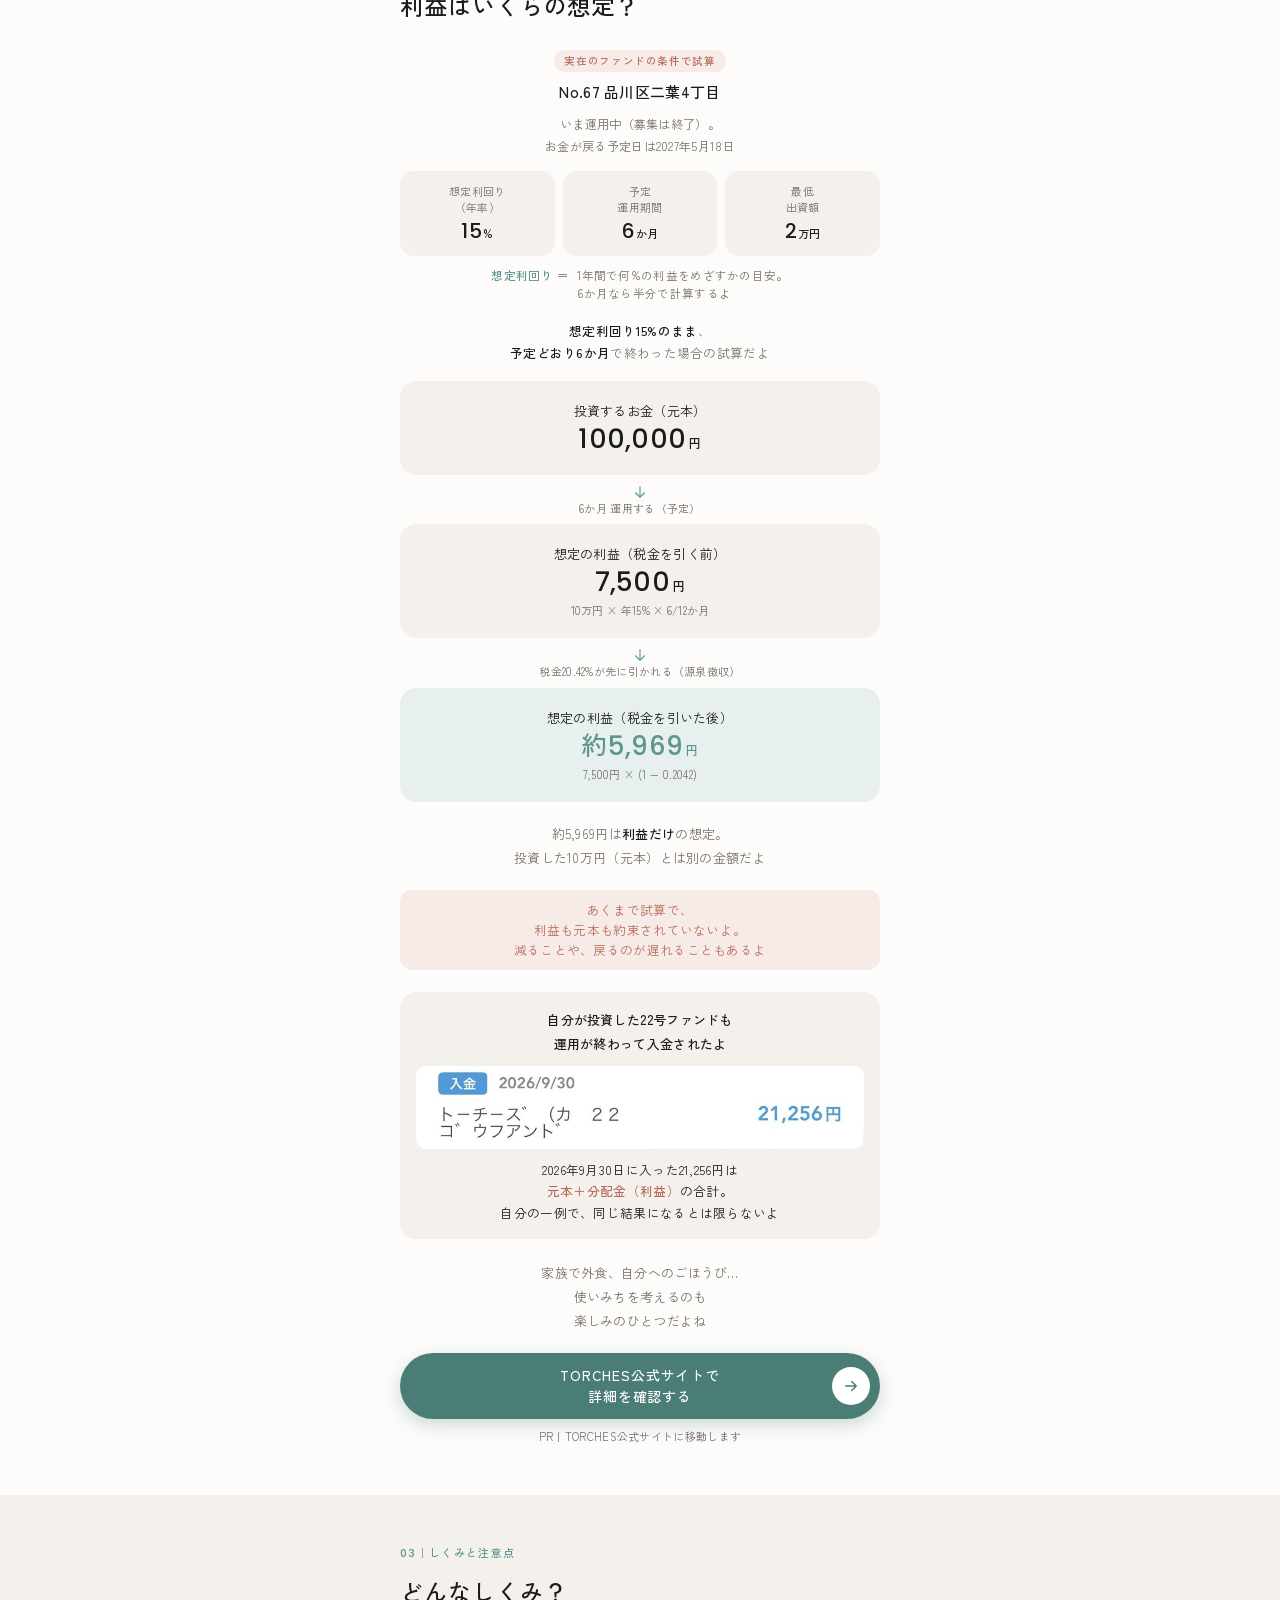
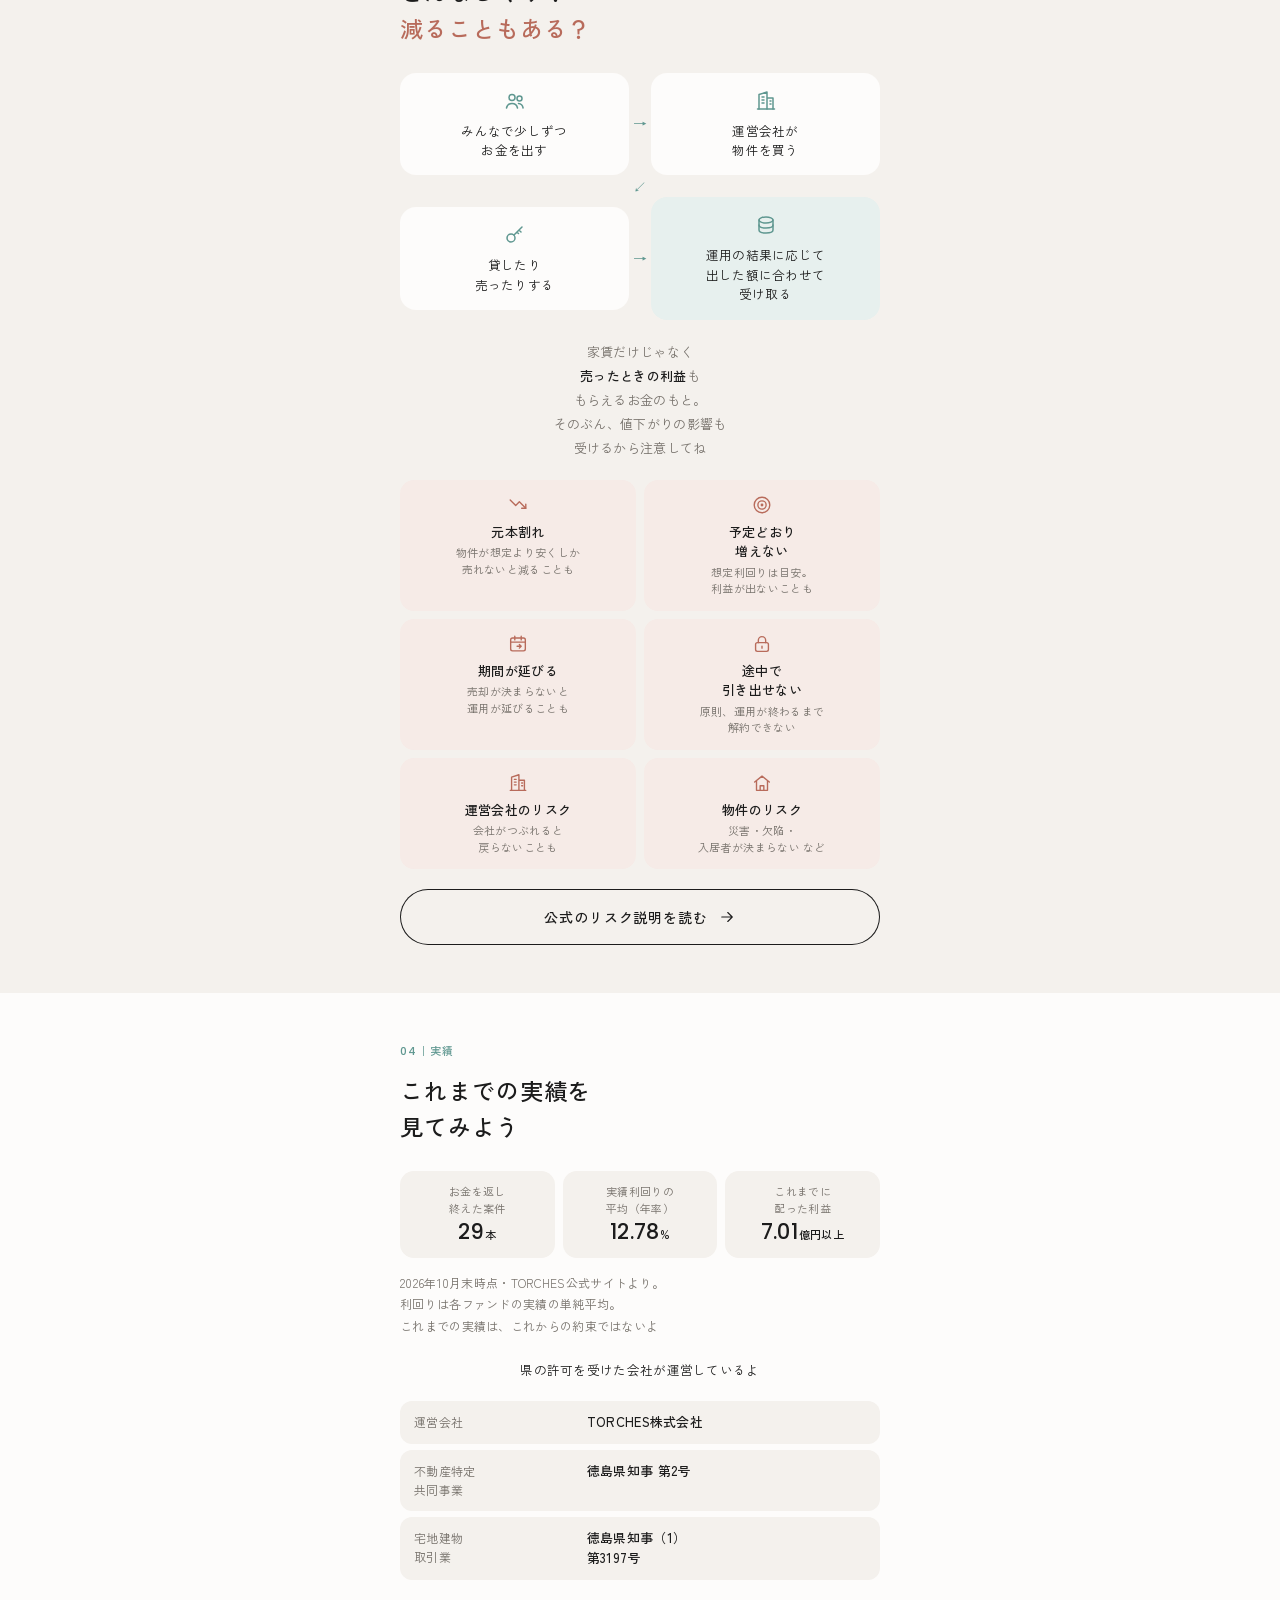
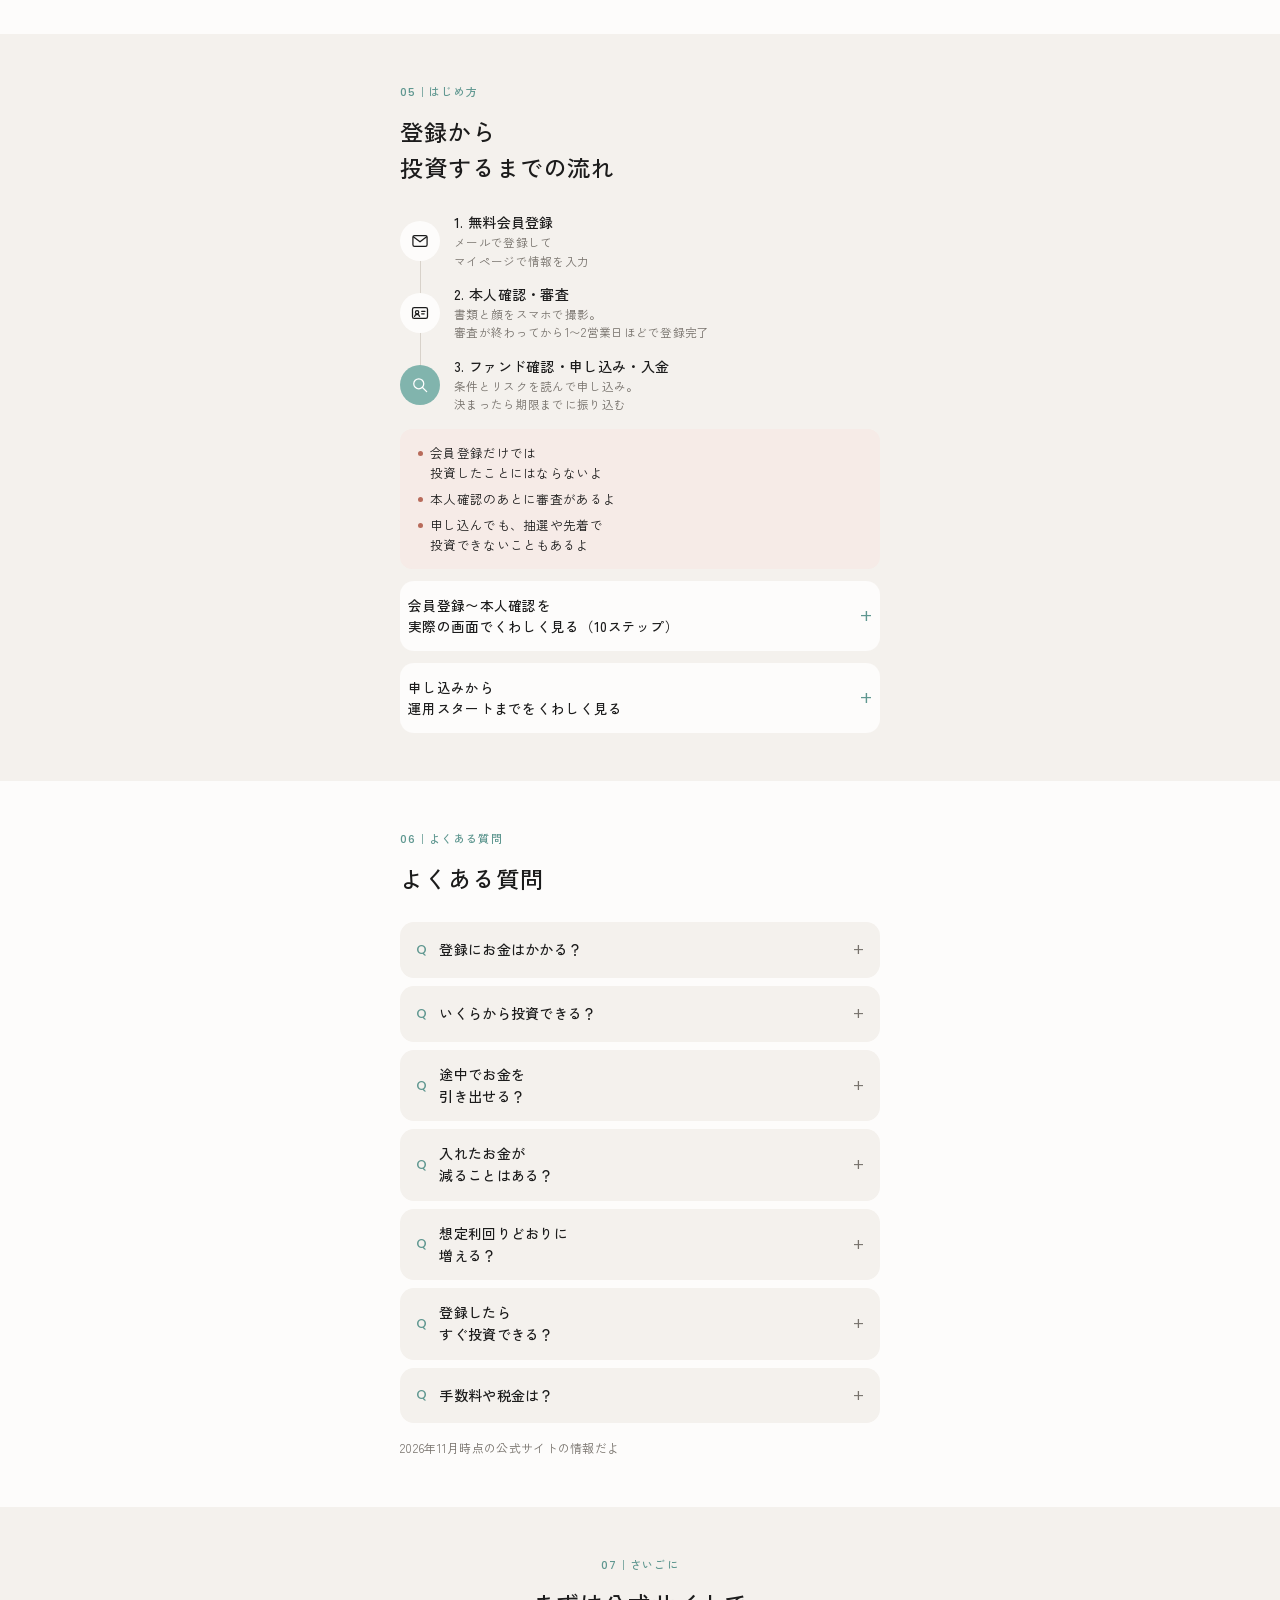
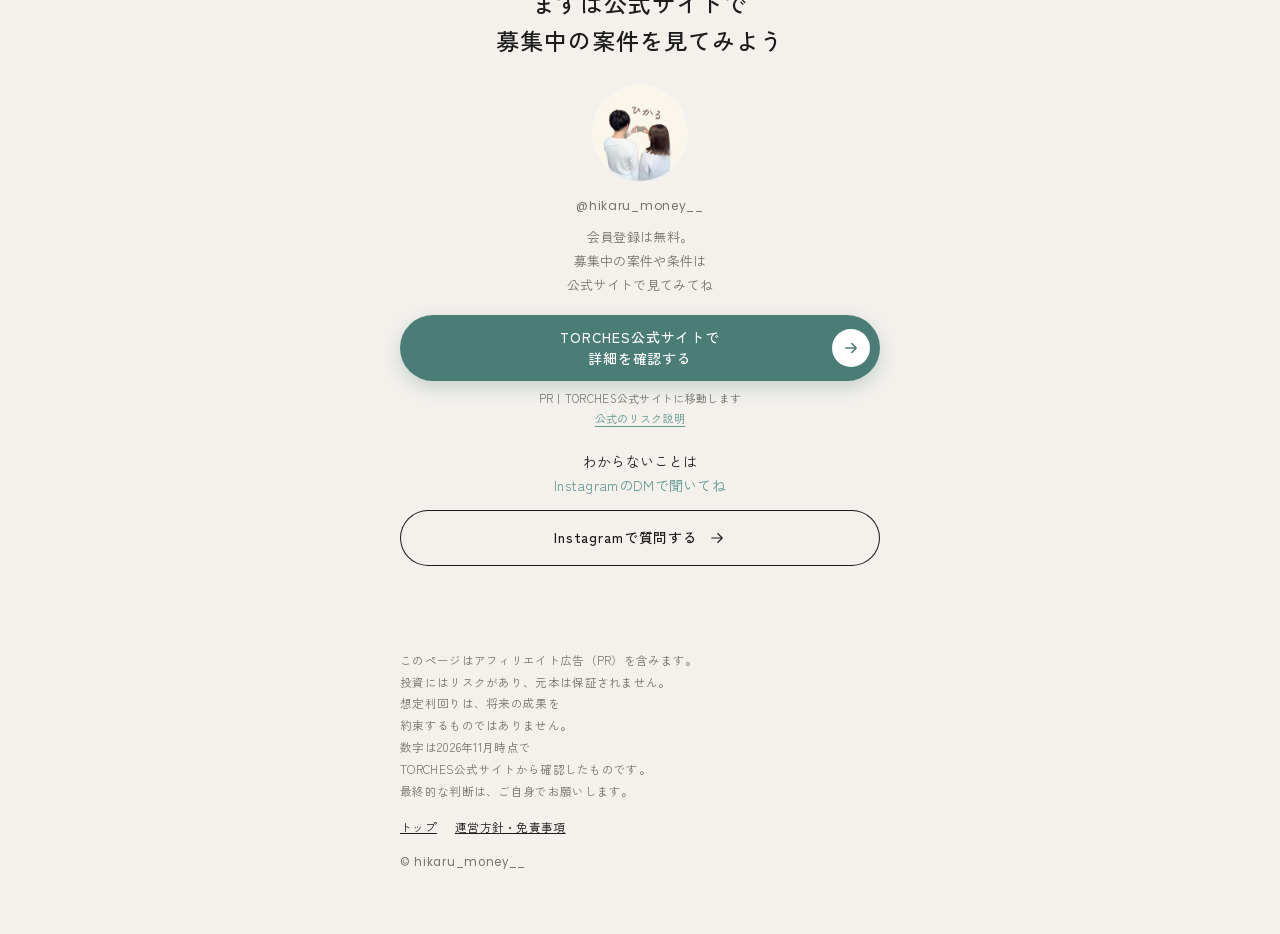
<file: torches/index.html>
<!doctype html>
<html lang="ja">
<head>
<meta charset="utf-8">
<meta name="viewport" content="width=device-width, initial-scale=1, viewport-fit=cover">
<meta name="robots" content="noindex">
<meta name="theme-color" content="#fdfcfb">
<title>トーチーズ（TORCHES）紹介｜HIKARU NOTE</title>
<meta name="description" content="不動産クラウドファンディングTORCHES（トーチーズ）の特徴・リスク・始め方を、図解でまとめた紹介ページ。">
<meta property="og:type" content="article">
<meta property="og:title" content="トーチーズ（TORCHES）紹介｜HIKARU NOTE">
<meta property="og:description" content="不動産クラウドファンディング、トーチーズの特徴・リスク・始め方を図解でまとめたよ。">
<meta property="og:url" content="https://hikaru-168.github.io/torches/">
<meta property="og:image" content="https://hikaru-168.github.io/assets/banner-torches.jpg">
<meta property="og:image:width" content="1200">
<meta property="og:image:height" content="600">
<meta name="twitter:card" content="summary_large_image">
<link rel="preconnect" href="https://fonts.googleapis.com">
<link rel="preconnect" href="https://fonts.gstatic.com" crossorigin>
<link href="https://fonts.googleapis.com/css2?family=Zen+Kaku+Gothic+New:wght@400;500;700&family=Poppins:wght@300;400;500;600&display=swap" rel="stylesheet">
<link rel="stylesheet" href="/assets/style.css">
</head>
<body>
<script>
  // モーション：視差効果を減らす設定の人と、古いブラウザでは動かさない（そのときは全部最初から表示）
  if (window.requestAnimationFrame && !matchMedia('(prefers-reduced-motion: reduce)').matches) document.documentElement.classList.add('motion');
</script>

<div class="pr-bar"><strong>PR</strong>このページはアフィリエイト広告を含みます</div>

<header class="site-header">
  <div class="wrap">
    <a class="site-title" href="/"><img src="/assets/avatar.png" alt="" width="28" height="28"><span class="brand">HIKARU NOTE<small>今も、未来も、たのしむお金のこと</small></span></a>
    <nav><a href="/#posts">記事</a></nav>
  </div>
</header>

<main class="numbered">

  <!-- ファーストビュー -->
  <section class="fv">
    <div class="wrap">
      <a class="cp-notice" href="#campaign" data-campaign hidden><svg class="i"><use href="/assets/icons.svg#i-gift"/></svg>新規登録キャンペーン開催中（11/30まで）</a>
      <p class="eyebrow">TORCHES ／ 不動産クラウドファンディング</p>
      <h1>将来も大切。<br>でも<em>今の暮らし</em>も<br>楽しみたい。</h1>
      <p class="lead"><b>トーチーズ（TORCHES）</b>は<br>みんなでお金を出しあって不動産に投資する<br>不動産クラウドファンディングのサービスだよ。</p>

      <div class="photo wide banner"><img src="/assets/banner-torches.jpg" alt="トーチーズ、実際どうなの？ いいところ・気をつけたいこと・入金記録つき。申し込む、運用を待つ、受け取るの流れの図" width="1200" height="600"></div>

      <a class="btn" href="https://stair-s.com/link.php?i=pi7ksr2surwb&amp;m=miinu5v2nrsu" target="_blank" rel="sponsored noopener" data-affiliate-slot="torches-fv">TORCHES公式サイトで<br>詳細を確認する</a>
      <p class="btn-note">PR｜TORCHES公式サイトに移動します<br><a href="#risk">先に注意点も見ておく</a></p>

      <p class="inapp">Instagramから開いた人は<br>右上の「︙」›「外部ブラウザで開く」がおすすめ</p>
    </div>
  </section>

  <!-- 目次（番号は各セクションの通し番号と同じになる） -->
  <nav class="toc" aria-label="このページの目次">
    <div class="wrap">
      <p class="eyebrow">目次</p>
      <ol>
          <li><a href="#reasons"><span>おすすめする3つの理由</span><svg class="i"><use href="/assets/icons.svg#i-arrow"/></svg></a></li>
          <li><a href="#simulation"><span>10万円でいくら増える？</span><svg class="i"><use href="/assets/icons.svg#i-arrow"/></svg></a></li>
          <li><a href="#risk"><span>しくみとリスク</span><svg class="i"><use href="/assets/icons.svg#i-arrow"/></svg></a></li>
          <li><a href="#record"><span>これまでの実績</span><svg class="i"><use href="/assets/icons.svg#i-arrow"/></svg></a></li>
          <li class="toc-cp" data-campaign hidden><a href="#campaign"><span>登録だけで3,000円<em>11/30まで</em></span><svg class="i"><use href="/assets/icons.svg#i-arrow"/></svg></a></li>
          <li><a href="#steps"><span>登録のやり方</span><svg class="i"><use href="/assets/icons.svg#i-arrow"/></svg></a></li>
          <li><a href="#faq"><span>よくある質問</span><svg class="i"><use href="/assets/icons.svg#i-arrow"/></svg></a></li>
      </ol>
    </div>
  </nav>

  <!-- おすすめする3つの理由 -->
  <section class="sec band" id="reasons">
    <div class="wrap">
      <p class="eyebrow ja">おすすめの理由</p>
      <h2>トーチーズを<br>おすすめする3つの理由</h2>
      <ol class="reasons">
        <li class="card reason"><svg class="i"><use href="/assets/icons.svg#i-clock"/></svg><div>
          <h3>数か月で<br>お金が戻る予定の案件もある</h3>
          <p>何年も預けっぱなしに<br>しなくていいよ。<br>これまでに、3か月や6か月の<br>案件があったよ</p>
        </div></li>
      </ol>
      <div class="timebox">
        <p class="timebox-h">申し込みから分配・償還までの流れ</p>
        <ol>
          <li><span class="ic"><svg class="i"><use href="/assets/icons.svg#i-pen"/></svg></span>申し込み<small>案件を選んで<br>お金を出す</small></li>
          <li><span class="ic"><svg class="i"><use href="/assets/icons.svg#i-clock"/></svg></span>運用<small>予定は<br>3か月・6か月など</small></li>
          <li class="on"><span class="ic"><svg class="i"><use href="/assets/icons.svg#i-coin"/></svg></span>分配・償還<small>利益の分配と<br>元本の返還</small></li>
        </ol>
        <p class="timebox-warn">こんな可能性もあるよ</p>
        <div class="risks three">
          <div class="risk"><svg class="i"><use href="/assets/icons.svg#i-calendar"/></svg>運用延長<small>予定より期間が<br>延びることも</small></div>
          <div class="risk"><svg class="i"><use href="/assets/icons.svg#i-down"/></svg>元本割れ<small>出したお金が<br>減って戻ることも</small></div>
          <div class="risk"><svg class="i"><use href="/assets/icons.svg#i-clock"/></svg>償還遅延<small>お金が戻る時期が<br>遅れることも</small></div>
        </div>
        <p class="timebox-note"><b>元本保証はなく、途中解約も原則できないよ</b><a href="#risk">リスクをくわしく見る</a></p>
      </div>
      <ol class="reasons" start="2">
        <li class="card reason"><svg class="i"><use href="/assets/icons.svg#i-cup"/></svg><div>
          <h3>管理や売買は<br>運営会社におまかせ</h3>
          <p>日々の値動きを見て<br>売り買いしなくていいよ</p>
        </div></li>
      </ol>
      <div class="timebox">
        <p class="timebox-h">だれが何をする？</p>
        <div class="roles">
          <div class="role-col"><span class="ic"><svg class="i"><use href="/assets/icons.svg#i-building"/></svg></span><b>運営会社</b><ul><li>物件の管理</li><li>売りどきの判断</li></ul></div>
          <div class="role-col me"><span class="ic"><svg class="i"><use href="/assets/icons.svg#i-search"/></svg></span><b>自分</b><ul><li>案件を選ぶ</li><li>終わるまで待つ</li></ul></div>
        </div>
        <p class="timebox-note">そのぶん、結果は運営会社の運用しだいだよ</p>
      </div>
      <ol class="reasons" start="3">
        <li class="card reason"><svg class="i"><use href="/assets/icons.svg#i-yen"/></svg><div>
          <h3>少ない金額から<br>はじめられる案件もある</h3>
          <p>みんなで出し合うから<br>物件をまるごと買わなくていいよ</p>
        </div></li>
      </ol>
      <div class="timebox">
        <p class="timebox-h">1口1万円を、みんなで出し合う</p>
        <div class="pool">
          <div class="pool-coins"><span>1万円</span><span>1万円</span><span>1万円</span><span>1万円</span><span>1万円</span></div>
          <span class="pool-arrow"><svg class="i"><use href="/assets/icons.svg#i-arrow"/></svg></span>
          <div class="pool-goal"><span class="ic"><svg class="i"><use href="/assets/icons.svg#i-building"/></svg></span>1つの物件に投資</div>
        </div>
        <p class="timebox-note">最低出資額は案件ごと<br>（2026年11月時点で2万〜10万円）</p>
      </div>
      <div class="talk">
        <img src="/assets/avatar.png" alt="ひかる" width="52" height="52">
        <div class="bubble">まずは無料登録して<br>どんな案件があるか<br>のぞくだけでもOKだよ</div>
      </div>
    </div>
  </section>

  <!-- 投資シミュレーション -->
  <section class="sec" id="simulation">
    <div class="wrap">
      <p class="eyebrow ja">シミュレーション</p>
      <h2>10万円を投資したら<br>利益はいくらの想定？</h2>
      <div class="fund-name"><span class="tag">実在のファンドの条件で試算</span>No.67 品川区二葉4丁目</div>
      <p class="note">いま運用中（募集は終了）。<br>お金が戻る予定日は2027年5月18日</p>
      <div class="trio">
        <div>想定利回り<br>（年率）<b>15<small>%</small></b></div>
        <div>予定<br>運用期間<b>6<small>か月</small></b></div>
        <div>最低<br>出資額<b>2<small>万円</small></b></div>
      </div>
      <dl class="words">
        <dt>想定利回り</dt><dd>1年間で何%の利益をめざすかの目安。<br>6か月なら半分で計算するよ</dd>
      </dl>
      <p class="calc-if"><b>想定利回り15%のまま</b>、<br><b>予定どおり6か月</b>で終わった場合の試算だよ</p>
      <div class="calc">
        <div class="card">投資するお金（元本）<b>100,000<small>円</small></b></div>
        <span class="down"><svg class="i"><use href="/assets/icons.svg#i-arrow"/></svg>6か月 運用する（予定）</span>
        <div class="card">想定の利益（税金を引く前）<b>7,500<small>円</small></b><span class="f">10万円 × 年15% × 6/12か月</span></div>
        <span class="down"><svg class="i"><use href="/assets/icons.svg#i-arrow"/></svg>税金20.42%が先に引かれる（源泉徴収）</span>
        <div class="card goal">想定の利益（税金を引いた後）<b>約5,969<small>円</small></b><span class="f">7,500円 × (1 − 0.2042)</span></div>
      </div>
      <p class="mid-text">約5,969円は<b>利益だけ</b>の想定。<br>投資した10万円（元本）とは別の金額だよ</p>
      <div class="caution">あくまで試算で、<br>利益も元本も約束されていないよ。<br>減ることや、戻るのが遅れることもあるよ</div>
      <figure class="proof">
        <figcaption>自分が投資した22号ファンドも<br>運用が終わって入金されたよ</figcaption>
        <img src="/assets/proof-deposit.jpg" alt="2026年9月30日、トーチーズ22号ファンドから21,256円の入金（元本と分配金の合計）" width="804" height="149" loading="lazy">
        <p class="proof-k">2026年9月30日に入った21,256円は<br><b>元本＋分配金（利益）</b>の合計。<br>自分の一例で、同じ結果になるとは限らないよ</p>
      </figure>
      <p class="recap">家族で外食、自分へのごほうび…<br>使いみちを考えるのも<br>楽しみのひとつだよね</p>
      <div class="gap"></div>
      <a class="btn" href="https://stair-s.com/link.php?i=pi7ksr2surwb&amp;m=miinu5v2nrsu" target="_blank" rel="sponsored noopener" data-affiliate-slot="torches-sim">TORCHES公式サイトで<br>詳細を確認する</a>
      <p class="btn-note">PR｜TORCHES公式サイトに移動します</p>
    </div>
  </section>

  <!-- 仕組みとリスク -->
  <section class="sec band" id="risk">
    <div class="wrap">
      <p class="eyebrow ja">しくみと注意点</p>
      <h2>どんなしくみ？<br><span class="em-terra">減ることもある？</span></h2>
      <div class="flow4">
        <div class="card"><svg class="i"><use href="/assets/icons.svg#i-users"/></svg>みんなで少しずつ<br>お金を出す</div>
        <span class="arrow">→</span>
        <div class="card"><svg class="i"><use href="/assets/icons.svg#i-building"/></svg>運営会社が<br>物件を買う</div>
        <span class="arrow a-diag">↙</span>
        <div class="card"><svg class="i"><use href="/assets/icons.svg#i-key"/></svg>貸したり<br>売ったりする</div>
        <span class="arrow">→</span>
        <div class="card goal"><svg class="i"><use href="/assets/icons.svg#i-coin"/></svg>運用の結果に応じて<br>出した額に合わせて<br>受け取る</div>
      </div>
      <p class="mid-text">家賃だけじゃなく<br><b>売ったときの利益</b>も<br>もらえるお金のもと。<br>そのぶん、値下がりの影響も<br>受けるから注意してね</p>
      <div class="risks">
        <div class="risk"><svg class="i"><use href="/assets/icons.svg#i-down"/></svg>元本割れ<small>物件が想定より安くしか<br>売れないと減ることも</small></div>
        <div class="risk"><svg class="i"><use href="/assets/icons.svg#i-target"/></svg>予定どおり<br>増えない<small>想定利回りは目安。<br>利益が出ないことも</small></div>
        <div class="risk"><svg class="i"><use href="/assets/icons.svg#i-calendar"/></svg>期間が延びる<small>売却が決まらないと<br>運用が延びることも</small></div>
        <div class="risk"><svg class="i"><use href="/assets/icons.svg#i-lock"/></svg>途中で<br>引き出せない<small>原則、運用が終わるまで<br>解約できない</small></div>
        <div class="risk"><svg class="i"><use href="/assets/icons.svg#i-building"/></svg>運営会社のリスク<small>会社がつぶれると<br>戻らないことも</small></div>
        <div class="risk"><svg class="i"><use href="/assets/icons.svg#i-house"/></svg>物件のリスク<small>災害・欠陥・<br>入居者が決まらない など</small></div>
      </div>
      <div class="gap"></div>
      <a class="btn line" href="https://www.torches.fund/pages/risks" target="_blank" rel="noopener">公式のリスク説明を読む<svg class="i"><use href="/assets/icons.svg#i-arrow"/></svg></a>
    </div>
  </section>

  <!-- 公式実績・運営会社 -->
  <section class="sec" id="record">
    <div class="wrap">
      <p class="eyebrow ja">実績</p>
      <h2>これまでの実績を<br>見てみよう</h2>
      <div class="trio stats">
        <div>お金を返し<br>終えた案件<b>35<small>本</small></b></div>
        <div>実績利回りの<br>平均（年率）<b>15.27<small>%</small></b></div>
        <div>これまでに<br>配った利益<b>8.37<small>億円以上</small></b></div>
      </div>
      <p class="note">2026年10月末時点・TORCHES公式サイトより。<br>利回りは各ファンドの実績の単純平均。<br>これまでの実績は、これからの約束ではないよ</p>
      <p class="facts-t">県の許可を受けた会社が運営しているよ</p>
      <table class="facts">
        <tr><th>運営会社</th><td>TORCHES株式会社</td></tr>
        <tr><th>不動産特定<br>共同事業</th><td>徳島県知事 第2号</td></tr>
        <tr><th>宅地建物<br>取引業</th><td>徳島県知事（1）<br>第3197号</td></tr>
      </table>
    </div>
  </section>

  <!-- キャンペーン（ふだんは非表示。下のスクリプトの CAMPAIGN で切り替え） -->
  <section class="sec" id="campaign" data-campaign hidden>
    <div class="wrap">
      <p class="eyebrow ja">キャンペーン</p>
      <h2>1周年記念<br>新規投資家<br>応援キャンペーン</h2>
      <img class="cp-banner" src="/assets/campaign-banner.jpg" alt="TORCHES 1周年記念 新規投資家応援キャンペーン。本会員登録完了で3,000円、出資額に応じて最大60,000円の現金プレゼント。対象期間は2026年10月30日から11月30日" width="800" height="800" loading="lazy">
      <table class="facts">
        <tr><th>期間</th><td>2026年10月30日〜<br>11月30日</td></tr>
        <tr><th>条件</th><td>期間中に仮登録して<br>本会員登録（本人確認）まで<br>完了すると<b class="em">現金3,000円</b><small>投資しなくてOK。本登録の完了が<br>12月になっても対象</small></td></tr>
        <tr><th>受け取り</th><td>登録月の翌月末ごろに振込</td></tr>
      </table>
      <ul class="cp-notes">
        <li>このページのリンクから登録しても<br>対象（2026年11月2日に確認）。<br>ポイントサイト経由は対象外</li>
        <li>仮登録だけでは対象外</li>
      </ul>
      <details class="more">
        <summary>はじめて投資したときの特典と<br>くわしい条件を見る</summary>
        <p class="facts-t">はじめての投資が10万円以上なら<br>特典が増えるよ<br><small>2026年11月1日〜30日に募集が始まったファンドが対象。<br>金額は会員登録の3,000円を含んだ合計。<br>運用開始月の翌月末ごろに振込</small></p>
        <table class="facts tiers">
          <tr><th>10万円未満</th><td>3,000円（登録分のみ）</td></tr>
          <tr><th>10万〜<br>50万円未満</th><td>4,000円</td></tr>
          <tr><th>50万〜<br>100万円未満</th><td>6,000円</td></tr>
          <tr><th>100万〜<br>300万円未満</th><td>10,000円</td></tr>
          <tr><th>300万〜<br>500万円未満</th><td>30,000円</td></tr>
          <tr><th>500万円以上</th><td>60,000円</td></tr>
        </table>
        <ul class="cp-notes">
          <li>投資特典は、はじめて出資する人だけ。<br>複数のファンドの金額は合算されない</li>
          <li>すでに本会員で、まだ投資していない人は<br>投資特典のみ（3,000円を引いた額）</li>
          <li>退会して再登録した人や、<br>振込の前に退会した人は対象外</li>
          <li>キャンセル・クーリングオフ・<br>ファンド不成立のときは投資特典の対象外</li>
          <li>期間が延びたり、予告なく変更・終了することがある</li>
        </ul>
        <p class="caution">特典のために、無理に投資額を増やさないでね。<br>投資にはリスクがあって、元本保証はないよ</p>
      </details>
      <p class="note">2026年11月3日に公式の案内<br>（torches.fund/blog/396）で確認</p>
    </div>
  </section>

  <!-- 登録から投資までの流れ -->
  <section class="sec band" id="steps">
    <div class="wrap">
      <p class="eyebrow ja">はじめ方</p>
      <h2>登録から<br>投資するまでの流れ</h2>
      <ol class="timeline">
        <li><span class="ic"><svg class="i"><use href="/assets/icons.svg#i-mail"/></svg></span><b>1. 無料会員登録</b><small>メールで登録して<br>マイページで情報を入力</small></li>
        <li><span class="ic"><svg class="i"><use href="/assets/icons.svg#i-id"/></svg></span><b>2. 本人確認・審査</b><small>書類と顔をスマホで撮影。<br>審査が終わってから1〜2営業日ほどで登録完了</small></li>
        <li class="on"><span class="ic"><svg class="i"><use href="/assets/icons.svg#i-search"/></svg></span><b>3. ファンド確認・申し込み・入金</b><small>条件とリスクを読んで申し込み。<br>決まったら期限までに振り込む</small></li>
      </ol>
      <ul class="keypoints">
        <li>会員登録だけでは<br>投資したことにはならないよ</li>
        <li>本人確認のあとに審査があるよ</li>
        <li>申し込んでも、抽選や先着で<br>投資できないこともあるよ</li>
      </ul>
      <details class="more">
        <summary>会員登録〜本人確認を<br>実際の画面でくわしく見る（10ステップ）</summary>
        <div class="prep"><span class="prep-t">用意するもの</span><span><svg class="i"><use href="/assets/icons.svg#i-phone"/></svg>スマホ</span><span><svg class="i"><use href="/assets/icons.svg#i-id"/></svg>免許証かマイナカード</span><span><svg class="i"><use href="/assets/icons.svg#i-bank"/></svg>自分名義の口座<small>（通帳かキャッシュカード）</small></span><span><svg class="i"><use href="/assets/icons.svg#i-mail"/></svg>メール</span></div>
        <figure class="guide-wrap">
          <figcaption>実際の登録画面で見る手順<small>自分が登録したとき（2026年2月）の画面だよ。<br>今は少し変わっているかも</small></figcaption>
          <ol class="guide">
            <li class="gs">
              <img src="/assets/steps/00-top.jpg" alt="TORCHES公式サイトの最初の画面。「まずは無料で会員登録」のボタン（写真の部分は省略）" width="480" height="853" loading="lazy">
              <div class="gs-body">
                <p class="gs-n">01</p>
                <h3>ボタンを押すと<br>公式サイトが開く</h3>
                <p class="gs-none">入力するものはなし</p>
                <p class="gs-next"><span>次に押す</span><b>まずは無料で会員登録</b></p>
                <p class="gs-tip">この画面だけ<br>2026年11月のもの。<br>写真の部分は省いているよ</p>
              </div>
            </li>
            <li class="gs">
              <img src="/assets/steps/01-signup.jpg" alt="会員登録の画面" width="480" height="853" loading="lazy">
              <div class="gs-body">
                <p class="gs-n">02</p>
                <h3>メールで会員登録</h3>
                <ul><li>メールアドレス</li><li>パスワード（2回）</li><li>利用規約などに<br>同意のチェック</li></ul>
                <p class="gs-next"><span>次に押す</span><b>登録する</b></p>
                <p class="gs-tip">パスワードは半角8〜32文字。<br>数字・大文字・小文字を<br>1文字ずつ入れる</p>
              </div>
            </li>
            <li class="gs">
              <img src="/assets/steps/02-mail.jpg" alt="仮登録完了のお知らせメール（URLはぼかし）" width="480" height="853" loading="lazy">
              <div class="gs-body">
                <p class="gs-n">03</p>
                <h3>届いたメールを開く</h3>
                <p class="gs-none">入力するものはなし</p>
                <p class="gs-next"><span>次に押す</span><b>メール本文のリンク</b></p>
                <p class="gs-tip">「仮登録完了のお知らせ」<br>というメールが届きます。<br>リンクの期限は24時間</p>
              </div>
            </li>
            <li class="gs">
              <img src="/assets/steps/03-basic.jpg" alt="基本情報の入力画面" width="480" height="853" loading="lazy">
              <div class="gs-body">
                <p class="gs-n">04</p>
                <h3>名前や住所を入力</h3>
                <ul><li>名前とフリガナ</li><li>性別・生年月日</li><li>電話番号</li><li>郵便番号・住所</li></ul>
                <p class="gs-next"><span>次に押す</span><b>投資適合性の入力へ進む</b></p>
                <p class="gs-tip">電話番号と郵便番号は<br>ハイフンなしで入力</p>
              </div>
            </li>
            <li class="gs">
              <img src="/assets/steps/04-suitability.jpg" alt="投資適合性の入力画面" width="480" height="853" loading="lazy">
              <div class="gs-body">
                <p class="gs-n">05</p>
                <h3>質問に答える</h3>
                <ul><li>職業・勤務先・年収</li><li>金融資産・投資の経験</li><li>投資の目的・方針・期間</li></ul>
                <p class="gs-next"><span>次に押す</span><b>口座情報の入力へ進む</b></p>
                <p class="gs-tip">あてはまるものを<br>選ぶだけ。<br>正直に答えればOK</p>
              </div>
            </li>
            <li class="gs">
              <img src="/assets/steps/05-bank.jpg" alt="口座情報の入力画面" width="480" height="853" loading="lazy">
              <div class="gs-body">
                <p class="gs-n">06</p>
                <h3>受け取り口座を登録</h3>
                <ul><li>銀行名・口座番号</li><li>口座名義（カタカナ）</li><li>通帳か<br>キャッシュカードの写真</li></ul>
                <p class="gs-next"><span>次に押す</span><b>確認画面に進む</b></p>
                <p class="gs-tip">写真は銀行名・支店番号・<br>口座番号・名義が<br>見えるように撮る</p>
              </div>
            </li>
            <li class="gs">
              <div class="gs-noimg"><svg class="i"><use href="/assets/icons.svg#i-check"/></svg>個人情報が<br>写るため<br>画像なし</div>
              <div class="gs-body">
                <p class="gs-n">07</p>
                <h3>入力内容を見直す</h3>
                <p class="gs-none">入力するものはなし</p>
                <p class="gs-next"><span>次に押す</span><b>同意・承諾して送信する</b></p>
                <p class="gs-tip">3つの書類の「確認する」を<br>押して読んでから送信。<br>間違いは「修正する」で直せる</p>
              </div>
            </li>
            <li class="gs">
              <img src="/assets/steps/06-kyc.jpg" alt="本人確認方法の選択画面" width="480" height="853" loading="lazy">
              <div class="gs-body">
                <p class="gs-n">08</p>
                <h3>本人確認の方法を選ぶ</h3>
                <ul><li>「オンライン本人確認」<br>を選ぶ</li></ul>
                <p class="gs-next"><span>次に押す</span><b>選択 →<br>オンライン<br>本人確認を行う</b></p>
                <p class="gs-tip">途中でページを離れると<br>最初からやり直し。<br>時間のあるときにやってね</p>
              </div>
            </li>
            <li class="gs">
              <img src="/assets/steps/07-document.jpg" alt="本人確認書類の選択画面" width="480" height="853" loading="lazy">
              <div class="gs-body">
                <p class="gs-n">09</p>
                <h3>書類と顔を撮影</h3>
                <ul><li>免許証・マイナカードなど<br>から1つ選ぶ</li><li>書類の表・斜め・裏を撮影</li><li>自分の顔を撮影</li></ul>
                <p class="gs-next"><span>次に押す</span><b>次へ進む<br>（画面の案内どおり）</b></p>
                <p class="gs-tip">有効期限が切れていない<br>書類を使う</p>
              </div>
            </li>
            <li class="gs">
              <img src="/assets/steps/08-done.jpg" alt="申請完了の画面" width="480" height="853" loading="lazy">
              <div class="gs-body">
                <p class="gs-n">10</p>
                <h3>申請完了・審査を待つ</h3>
                <p class="gs-none">入力するものはなし</p>
                <p class="gs-next"><span>次に押す</span><b>今すぐマイページへ移動</b></p>
                <p class="gs-tip">不備があるときは<br>2〜5営業日以内に<br>メールで連絡が来ます</p>
              </div>
            </li>
          </ol>
        </figure>
      </details>
      <details class="more">
        <summary>申し込みから<br>運用スタートまでをくわしく見る</summary>
        <ol class="timeline">
          <li><span class="ic"><svg class="i"><use href="/assets/icons.svg#i-search"/></svg></span><b>案件を選ぶ</b><small>期間・想定利回り・注意点を読む</small></li>
          <li><span class="ic"><svg class="i"><use href="/assets/icons.svg#i-pen"/></svg></span><b>申し込む</b><small>先着か抽選かは案件ごと</small></li>
          <li><span class="ic"><svg class="i"><use href="/assets/icons.svg#i-check"/></svg></span><b>申し込みが決まる</b><small>ここで契約が成立</small></li>
          <li><span class="ic"><svg class="i"><use href="/assets/icons.svg#i-bank"/></svg></span><b>お金を振り込む</b><small>期限までに振り込む<br>（振込手数料は自分持ち）</small></li>
          <li class="on"><span class="ic"><svg class="i"><use href="/assets/icons.svg#i-sprout"/></svg></span><b>運用スタート</b><small>運用が終わるまで待つ<br>（途中解約は原則できない）</small></li>
        </ol>
      </details>
    </div>
  </section>

  <!-- FAQ -->
  <section class="sec" id="faq">
    <div class="wrap">
      <p class="eyebrow ja">よくある質問</p>
      <h2>よくある質問</h2>
      <div class="qa">
        <details>
          <summary>登録にお金はかかる？</summary>
          <div class="ans">かからないよ。<br>会員登録だけなら無料。</div>
        </details>
        <details>
          <summary>いくらから投資できる？</summary>
          <div class="ans">1口1万円。<br>最低いくらから申し込めるかは案件ごとで<br>2026年11月時点の公式サイトでは<br>2万円〜10万円の案件があったよ<br>（10万円からの案件が多いよ）。</div>
        </details>
        <details>
          <summary>途中でお金を<br>引き出せる？</summary>
          <div class="ans">原則できないよ。<br>運用が終わるまで待つしくみ。<br>短い期間の案件でも同じだよ。</div>
        </details>
        <details>
          <summary>入れたお金が<br>減ることはある？</summary>
          <div class="ans">あるよ。元本保証はないから<br>入れた額より減って<br>戻ることもあるよ。</div>
        </details>
        <details>
          <summary>想定利回りどおりに<br>増える？</summary>
          <div class="ans">必ずではないよ。<br>あくまで1年あたりの目安で<br>届かないこともあるよ。</div>
        </details>
        <details>
          <summary>登録したら<br>すぐ投資できる？</summary>
          <div class="ans">本人確認の審査が終わってから<br>1〜2営業日ほどで登録完了。<br>そのあと募集中の案件に<br>申し込む流れだよ。</div>
        </details>
        <details>
          <summary>手数料や税金は？</summary>
          <div class="ans">受け取るときの振込手数料は無料。<br>お金を入れるときの<br>振込手数料は自分持ち。<br>もらえるお金からは<br>税金20.42%が先に引かれるよ<br>（雑所得・総合課税）。<br>確定申告が必要なこともあるよ。</div>
        </details>
      </div>
      <p class="note">2026年11月時点の公式サイトの情報だよ</p>
    </div>
  </section>

  <!-- 最終CTA -->
  <section class="sec band">
    <div class="wrap profile">
      <p class="eyebrow ja">さいごに</p>
      <h2>まずは公式サイトで<br>募集中の案件を見てみよう</h2>
      <img src="/assets/hikaru.jpg" alt="ひかる" width="96" height="96">
      <div class="handle">@hikaru_money__</div>
      <p class="final-lead">会員登録は無料。<br>募集中の案件や条件は<br>公式サイトで見てみてね</p>
      <a class="btn" href="https://stair-s.com/link.php?i=pi7ksr2surwb&amp;m=miinu5v2nrsu" target="_blank" rel="sponsored noopener" data-affiliate-slot="torches-bottom">TORCHES公式サイトで<br>詳細を確認する</a>
      <p class="btn-note">PR｜TORCHES公式サイトに移動します<br><a href="https://www.torches.fund/pages/risks" target="_blank" rel="noopener">公式のリスク説明</a></p>
      <div class="gap"></div>
      <p class="role">わからないことは<br><span class="em">InstagramのDMで聞いてね</span></p>
      <a class="btn line" href="https://www.instagram.com/hikaru_money__/" target="_blank" rel="noopener">Instagramで質問する<svg class="i"><use href="/assets/icons.svg#i-arrow"/></svg></a>
    </div>
  </section>

</main>

<footer class="site-footer">
  <div class="wrap">
    <p>このページはアフィリエイト広告（PR）を含みます。<br>
    投資にはリスクがあり、元本は保証されません。<br>
    想定利回りは、将来の成果を<br>約束するものではありません。<br>
    数字は2026年11月時点で<br>TORCHES公式サイトから確認したものです。<br>
    最終的な判断は、ご自身でお願いします。</p>
    <div class="links"><a href="/">トップ</a><a href="/policy/">運営方針・免責事項</a></div>
    <p class="copy">© hikaru_money__</p>
  </div>
</footer>

<script>
  // キャンペーンの表示切り替え
  // 開催時：CAMPAIGN.on を true にして、end（最終日）と本文を書き換える。
  // 最終日を過ぎたら、on のままでも自動で隠れる。
  var CAMPAIGN = { on: true, end: '2026-11-30' };
  (function () {
    if (!CAMPAIGN.on) return;
    if (new Date() > new Date(CAMPAIGN.end + 'T23:59:59+09:00')) return;
    document.querySelectorAll('[data-campaign]').forEach(function (el) { el.hidden = false; });
  })();

  // スクロールで出てくる・数字のカウントアップ（1回だけ）
  (function () {
    if (!document.documentElement.classList.contains('motion')) return;
    function countUp(b) {
      var t = b.firstChild, to = parseFloat(t.nodeValue), dec = (t.nodeValue.split('.')[1] || '').length, t0 = null;
      function step(now) {
        t0 = t0 || now;
        var k = Math.min((now - t0) / 1800, 1);
        t.nodeValue = (to * (1 - Math.pow(1 - k, 3))).toFixed(dec);
        if (k < 1) requestAnimationFrame(step);
      }
      requestAnimationFrame(step);
    }
    // 画面の下から12%の位置まで来た要素を表示（速いスクロールで飛ばされた要素も拾う）
    function show(el) {
      el.classList.add('in');
      if (el.matches('.stats')) el.querySelectorAll('b').forEach(countUp);
    }
    var queued = false;
    function sweep() {
      queued = false;
      var line = innerHeight * .88;
      document.querySelectorAll('.rv:not(.in)').forEach(function (el) {
        if (el.offsetParent !== null && el.getBoundingClientRect().top < line) show(el);
      });
    }
    function queue() { if (!queued) { queued = true; requestAnimationFrame(sweep); } }
    document.querySelectorAll('.reasons, .trio, .risks, .flow4, .prep, .qa').forEach(function (el) { el.classList.add('stagger'); });
    document.querySelectorAll('.stagger, .timeline, .stats').forEach(function (g) {
      Array.prototype.forEach.call(g.children, function (c, i) { c.style.setProperty('--i', i); });
    });
    document.querySelectorAll('.sec .wrap > *, .stagger, .guide > li, .timeline, .talk').forEach(function (el) { el.classList.add('rv'); });
    addEventListener('scroll', queue, { passive: true });
    addEventListener('resize', queue);
    sweep();
  })();
</script>

</body>
</html>
</file>
<file: assets/style.css>
/* HIKARU NOTE 共通スタイル（2026-11-01 A案：ElevenLabs風）
   参考：styles.refero.design の ElevenLabs（色・余白・文字の決め方のみ）
   生成りの白とベージュの2色の帯で区切る。横線・枠線は使わない。
   文字は細めのゴシック＋字間広め、差し色はセージ1色。アイコンは線画（assets/icons.svg）。
   写真は .photo の枠に入れる（未用意のあいだは「写真（準備中）」の枠を表示）。 */
:root {
  --bg: #fdfcfb;         /* ページの地（生成りの白） */
  --band: #f4f1ed;       /* 帯・カード（一段深いベージュ） */
  --stone: #e9e5df;      /* アイコンの下地・プレースホルダー */
  --ink: #1c1c1c;        /* 文字・ボタン */
  --sub: #77726c;        /* 補足 */
  --sage: #81b4ad;       /* 差し色 */
  --sage-ink: #5f9790;   /* 差し色の文字 */
  --sage-soft: #e7f0ee;
  --sage-deep: #4a7d76;  /* 公式サイトへのボタン（白文字で読める濃さ） */
  --terra: #b86b5b;      /* 注意の文字 */
  --terra-soft: #f6ebe7; /* 注意の下地 */
  --gothic: "Zen Kaku Gothic New", "Hiragino Sans", "Hiragino Kaku Gothic ProN", sans-serif;
  --latin: "Poppins", "Zen Kaku Gothic New", sans-serif;
}

* { box-sizing: border-box; }
html { -webkit-text-size-adjust: 100%; scroll-padding-top: 64px; }
body {
  margin: 0;
  background: var(--bg);
  color: var(--ink);
  font-family: var(--gothic);
  font-size: 15px;
  font-weight: 400;
  line-height: 1.85;
  letter-spacing: .02em;
  word-break: auto-phrase;
  overflow-wrap: anywhere;
}
a { color: inherit; }
img { max-width: 100%; }
[hidden] { display: none !important; }
h1, h2, h3 { margin: 0; font-weight: 500; text-wrap: balance; }
p { margin: 0 0 12px; }
.em { color: var(--sage-ink); }
.em-terra { color: var(--terra); }

.wrap {
  max-width: 520px;
  margin: 0 auto;
  padding-left: max(20px, env(safe-area-inset-left, 0px));
  padding-right: max(20px, env(safe-area-inset-right, 0px));
}

svg.i { width: 24px; height: 24px; fill: none; stroke: currentColor; stroke-width: 1.5; stroke-linecap: round; stroke-linejoin: round; flex: none; }

/* ---------- PR表記・ヘッダー ---------- */
.pr-bar { background: var(--band); color: var(--sub); font-size: 11px; text-align: center; padding: 6px 16px; letter-spacing: .04em; }
.pr-bar strong { font-family: var(--latin); font-weight: 600; color: var(--terra); margin-right: 8px; letter-spacing: .1em; }
.site-header {
  position: sticky;
  top: 0;
  z-index: 10;
  background: rgba(253, 252, 251, .9);
  backdrop-filter: blur(12px);
  -webkit-backdrop-filter: blur(12px);
}
.site-header .wrap { display: flex; align-items: center; justify-content: space-between; height: 54px; }
.site-title { display: flex; align-items: center; gap: 10px; font-size: 14px; font-weight: 500; letter-spacing: .06em; text-decoration: none; }
.site-title .brand { font-family: var(--latin); font-weight: 500; font-size: 14.5px; letter-spacing: .16em; }
.site-title .brand small { display: block; font-family: var(--gothic); font-weight: 400; font-size: 9.5px; letter-spacing: .08em; color: var(--sub); line-height: 1.4; margin-top: 1px; }
.site-title .brand { line-height: 1.25; }
.site-title img { width: 28px; height: 28px; border-radius: 50%; object-fit: cover; background: var(--band); }
.site-header nav { display: flex; gap: 18px; }
.site-header nav a { font-size: 12px; color: var(--sub); text-decoration: none; letter-spacing: .08em; }

/* ---------- セクション ---------- */
.sec { padding-block: 48px; }
.sec.band { background: var(--band); }
.eyebrow { font-family: var(--latin); font-size: 11px; font-weight: 500; letter-spacing: .22em; color: var(--sage-ink); margin: 0 0 10px; text-transform: uppercase; }
.numbered { counter-reset: sec; }
.numbered .sec { counter-increment: sec; }
.numbered .sec .eyebrow::before { content: counter(sec, decimal-leading-zero) " — "; }
.numbered .sec .eyebrow.ja::before { content: counter(sec, decimal-leading-zero) "｜"; }
.eyebrow.ja { letter-spacing: .12em; }
.sec h2 { font-size: 23px; line-height: 1.6; letter-spacing: .04em; margin-bottom: 26px; }
.note { font-size: 12px; color: var(--sub); line-height: 1.8; margin: 14px 0 0; }
.note.warn { color: var(--terra); }
.gap { height: 20px; }

/* カード（帯の上は白、白の上はベージュ） */
.card { background: var(--band); border-radius: 16px; padding: 18px; }
.band .card { background: var(--bg); }

/* 写真の枠（未用意のあいだはプレースホルダー） */
.photo {
  position: relative;
  border-radius: 16px;
  overflow: hidden;
  background: var(--stone);
  aspect-ratio: 4 / 3;
  max-width: 100%;
  display: grid;
  place-content: center;
  justify-items: center;
  gap: 6px;
  color: var(--sub);
  font-size: 11.5px;
  text-align: center;
  line-height: 1.6;
}
.photo.wide { aspect-ratio: 16 / 10; }
.photo img { position: absolute; inset: 0; width: 100%; height: 100%; object-fit: cover; }
.photo svg.i { width: 28px; height: 28px; stroke-width: 1.3; }

/* ---------- ボタン ---------- */
.btn {
  display: flex;
  align-items: center;
  justify-content: center;
  gap: 10px;
  width: 100%;
  min-height: 56px;
  padding: 12px 22px;
  font-family: var(--gothic);
  font-size: 14px;
  font-weight: 500;
  letter-spacing: .06em;
  line-height: 1.5;
  text-align: center;
  text-decoration: none;
  border-radius: 9999px;
  background: var(--ink);
  color: #fff;
}
.btn svg.i { width: 18px; height: 18px; }
.btn.line { background: transparent; color: var(--ink); box-shadow: inset 0 0 0 1px var(--ink); }
.btn.pending { background: var(--stone); color: var(--sub); cursor: default; }
.btn-note { font-size: 11px; color: var(--sub); text-align: center; margin: 8px 0 0; line-height: 1.8; }
.btn-note a { color: var(--sage-ink); text-decoration: underline; text-underline-offset: 3px; }
/* 公式サイトへのボタン：押せる場所だとわかるように、右端の矢印・影・押したときの沈み込み */
a.btn:not(.line) { background: var(--sage-deep); position: relative; padding-inline: 58px; box-shadow: 0 6px 18px rgba(74, 125, 118, .28); transition: transform .15s, box-shadow .15s, background-color .15s; -webkit-tap-highlight-color: transparent; }
a.btn:not(.line)::after { content: ""; position: absolute; right: 10px; top: 50%; width: 38px; height: 38px; margin-top: -19px; border-radius: 50%; background: #fff url("data:image/svg+xml,%3Csvg xmlns='http://www.w3.org/2000/svg' viewBox='0 0 24 24' fill='none' stroke='%234a7d76' stroke-width='2' stroke-linecap='round' stroke-linejoin='round'%3E%3Cpath d='M5 12h14M13 6l6 6-6 6'/%3E%3C/svg%3E") center / 18px no-repeat; }
a.btn:not(.line):active { transform: translateY(2px); box-shadow: 0 2px 6px rgba(74, 125, 118, .25); background-color: #3f6c66; }
@media (hover: hover) { a.btn:not(.line):hover { background-color: #3f6c66; } }
.motion a.btn:not(.line)::after { animation: nudge 1.8s ease-in-out infinite; }
@keyframes nudge { 0%, 60%, 100% { transform: none; } 30% { transform: translateX(4px); } }

/* ---------- ひかるの吹き出し ---------- */
.talk { display: flex; align-items: center; gap: 12px; margin-top: 22px; }
.talk img { flex: none; width: 52px; height: 52px; border-radius: 50%; object-fit: cover; background: var(--stone); }
.bubble { flex: 1; min-width: 0; background: var(--bg); border-radius: 16px 16px 16px 4px; padding: 12px 16px; font-size: 13px; line-height: 1.75; }
.sec:not(.band) .bubble { background: var(--band); }

/* ---------- ファーストビュー ---------- */
.fv { padding-block: 28px 40px; }
.fv .eyebrow { margin-bottom: 16px; }
.fv h1 { font-size: 30px; line-height: 1.5; letter-spacing: .05em; }
.fv h1 em { font-style: normal; color: var(--sage-ink); }
.fv .lead { font-size: 13px; color: var(--sub); line-height: 1.9; margin: 14px 0 20px; }
.fv .lead b { color: var(--ink); font-weight: 500; font-size: 15px; }
.fv .photo { margin-bottom: 14px; }
.fv .photo.wide { aspect-ratio: 2 / 1; margin-bottom: 16px; }
.fv .photo img { object-position: 50% 35%; }
.fv .btn-note { margin-bottom: 18px; }
.timebox-note a { color: var(--sage-ink); text-decoration: underline; text-underline-offset: 3px; }
.cp-notice {
  display: inline-flex;
  align-items: center;
  gap: 8px;
  background: var(--terra-soft);
  color: var(--terra);
  font-size: 12px;
  font-weight: 500;
  text-decoration: none;
  padding: 5px 14px;
  border-radius: 9999px;
  margin-bottom: 18px;
}
.cp-notice svg.i { width: 16px; height: 16px; }
.timebox { background: var(--band); border-radius: 16px; padding: 22px 12px 18px; }
.band .timebox { background: var(--bg); }
.band .timebox .ic { background: var(--band); }
.band .timebox .on .ic { background: var(--sage); }
.timebox-q { font-size: 12px; text-align: center; color: var(--sub); letter-spacing: .06em; margin: 0 0 6px; }
.timebox-t { font-size: 17px; font-weight: 700; text-align: center; color: var(--ink); letter-spacing: .04em; line-height: 1.55; margin: 0 0 8px; }
.timebox-s { font-size: 12px; text-align: center; color: var(--sage-ink); letter-spacing: .04em; line-height: 1.7; margin: 0 0 18px; }
.timebox ol { list-style: none; margin: 0; padding: 0; display: grid; grid-template-columns: 1fr 1.3fr 1fr; text-align: center; position: relative; }
.timebox ol::before { content: ""; position: absolute; top: 24px; left: 17%; right: 17%; border-top: 1px solid #d8d2ca; }
.timebox li { position: relative; font-size: 12.5px; line-height: 1.45; }
.timebox li small { display: block; font-size: 11px; color: var(--sage-ink); margin-top: 2px; }
.timebox .ic { position: relative; z-index: 1; width: 48px; height: 48px; margin: 0 auto 8px; display: grid; place-content: center; border-radius: 50%; background: var(--bg); }
.timebox .on .ic { background: var(--sage); color: #fff; }
.sec-lead { font-size: 13px; color: var(--sub); line-height: 1.9; margin: -6px 0 18px; }
.timebox-h { font-size: 13px; font-weight: 500; text-align: center; margin: 0 0 16px; }
.reasons + .timebox { margin: 10px 0; }
.timebox-warn { font-size: 12px; font-weight: 500; color: var(--terra); text-align: center; margin: 20px 0 8px; }
.risks.three { grid-template-columns: repeat(3, minmax(0, 1fr)); gap: 6px; }
.risks.three .risk { padding: 12px 4px; font-size: 12.5px; }
.risks.three .risk small { font-size: 10.5px; }
.timebox-note { font-size: 11.5px; line-height: 1.8; color: var(--sub); text-align: center; margin: 14px 0 0; }
.inapp { font-size: 11px; color: var(--sub); text-align: center; line-height: 1.8; margin: 18px 0 0; }

/* ---------- 3つの理由 ---------- */
.reasons { list-style: none; margin: 0; padding: 0; display: grid; gap: 10px; }
.reason { display: flex; gap: 14px; align-items: flex-start; }
.reason > svg.i { color: var(--sage-ink); margin-top: 3px; }
.reason > div { min-width: 0; }
.reason h3 { font-size: 15px; line-height: 1.6; margin-bottom: 4px; }
.reason p { font-size: 13px; color: var(--sub); line-height: 1.75; margin: 0; }
.reason .cond { font-size: 12px; margin-top: 6px; }
.reason .cond::before { content: "※ "; }

/* ---------- シミュレーション ---------- */
.fund-name { text-align: center; font-size: 15px; font-weight: 500; margin-bottom: 14px; }
.fund-name .tag { display: block; width: max-content; margin: 0 auto 6px; font-size: 10.5px; color: var(--terra); background: var(--terra-soft); padding: 1px 10px; border-radius: 9999px; letter-spacing: .06em; }
.fund-name + .note { text-align: center; margin: -6px 0 14px; }
.trio { display: grid; grid-template-columns: repeat(3, minmax(0, 1fr)); gap: 8px; }
.trio > div { background: var(--band); border-radius: 14px; padding: 12px 4px; text-align: center; font-size: 11px; color: var(--sub); line-height: 1.5; }
.band .trio > div { background: var(--bg); }
.trio b { display: block; font-family: var(--latin); font-weight: 500; font-size: 20px; color: var(--ink); line-height: 1.3; margin-top: 2px; }
.trio b small { font-family: var(--gothic); font-size: 11px; margin-left: 1px; }
.calc { display: grid; justify-items: center; margin-top: 18px; }
.calc .card { width: 100%; text-align: center; font-size: 13px; }
.calc .card b { display: block; font-family: var(--latin); font-weight: 500; font-size: 26px; line-height: 1.3; }
.calc .card b small { font-family: var(--gothic); font-size: 13px; margin-left: 2px; }
.calc .card .f { display: block; font-size: 11px; color: var(--sub); }
.calc .card.goal { background: var(--sage-soft); }
.calc .card.goal b { color: var(--sage-ink); }
.calc .down { display: grid; justify-items: center; padding: 8px 0; font-size: 11px; color: var(--sub); line-height: 1.4; }
.calc .down svg.i { transform: rotate(90deg); width: 18px; height: 18px; color: var(--sage-ink); }

/* ---------- 仕組み ---------- */
.flow4 { display: grid; grid-template-columns: 1fr 22px 1fr; grid-template-rows: auto 22px auto; align-items: center; }
.flow4 .card { text-align: center; font-size: 12.5px; line-height: 1.55; padding: 16px 6px; }
.flow4 .card svg.i { display: block; margin: 0 auto 8px; color: var(--sage-ink); }
.flow4 .card.goal { background: var(--sage-soft); }
.flow4 .arrow { color: var(--sage-ink); font-size: 14px; text-align: center; }
/* 右上のカードから左下のカードへ：2行目の全幅の真ん中に置く */
.flow4 .a-diag { grid-column: 1 / -1; justify-self: center; }
.mid-text { font-size: 13px; text-align: center; line-height: 1.85; margin: 20px 0; color: var(--sub); }
.mid-text b { color: var(--ink); font-weight: 500; }
.risks { display: grid; grid-template-columns: 1fr 1fr; gap: 8px; }
.risk { background: var(--terra-soft); border-radius: 14px; padding: 14px 10px; text-align: center; font-size: 13px; font-weight: 500; line-height: 1.5; }
.risk svg.i { display: block; margin: 0 auto 6px; color: var(--terra); width: 22px; height: 22px; }
.risk small { display: block; font-size: 11px; font-weight: 400; color: var(--sub); margin-top: 3px; }

/* ---------- 実績 ---------- */
.stats > div b { font-size: 21px; }
.facts { width: 100%; border-collapse: separate; border-spacing: 0 6px; font-size: 13px; margin-top: 14px; }
.facts th, .facts td { background: var(--band); padding: 11px 14px; text-align: left; vertical-align: top; line-height: 1.6; }
.band .facts th, .band .facts td { background: var(--bg); }
.facts th { width: 36%; color: var(--sub); font-weight: 400; font-size: 12px; border-radius: 12px 0 0 12px; }
.facts td { font-weight: 500; border-radius: 0 12px 12px 0; }

/* ---------- キャンペーン ---------- */
.proof { margin: 22px 0 0; background: var(--band); border-radius: 16px; padding: 16px; text-align: center; }
.proof figcaption { font-size: 13px; font-weight: 500; margin-bottom: 10px; }
.proof img { display: block; width: 100%; height: auto; border-radius: 10px; background: #fff; }
.proof p { margin: 10px 0 0; font-size: 11.5px; line-height: 1.7; color: var(--sub); }
.cp-banner { display: block; width: 100%; max-width: 360px; height: auto; margin: 0 auto 18px; border-radius: 16px; }
/* 登録画面で見る手順（縦に1ステップずつ：左にスクショ、右に入力するもの・次に押すボタン） */
.guide-wrap { margin: 26px 0 0; }
.guide-wrap figcaption { text-align: center; font-size: 14px; font-weight: 500; margin-bottom: 14px; }
.guide-wrap figcaption small { display: block; font-size: 11px; font-weight: 400; color: var(--sub); margin-top: 2px; }
.guide { list-style: none; margin: 0; padding: 0; display: grid; gap: 12px; }
.gs { display: grid; grid-template-columns: 36% minmax(0, 1fr); gap: 14px; align-items: start; background: var(--bg); border-radius: 16px; padding: 12px; }
.gs > img { display: block; width: 100%; height: auto; border-radius: 10px; border: 1px solid var(--stone); }
.gs-noimg { aspect-ratio: 9 / 16; border-radius: 10px; background: var(--band); display: grid; place-content: center; justify-items: center; gap: 6px; font-size: 10.5px; line-height: 1.5; color: var(--sub); text-align: center; }
.gs-noimg svg.i { width: 22px; height: 22px; color: var(--sage-ink); }
.gs-body { min-width: 0; }
.gs-n { font-family: var(--latin); font-weight: 600; font-size: 12px; letter-spacing: .1em; color: var(--sage-ink); margin: 2px 0 2px; }
.gs h3 { font-size: 14.5px; font-weight: 500; line-height: 1.45; margin: 0 0 8px; }
.gs ul { margin: 0 0 10px; padding: 0; list-style: none; display: grid; gap: 3px; }
.gs ul li { position: relative; padding-left: 13px; font-size: 12px; line-height: 1.5; }
.gs ul li::before { content: ""; position: absolute; left: 2px; top: .6em; width: 5px; height: 5px; border-radius: 50%; background: var(--sage); }
.gs-none { font-size: 12px; color: var(--sub); margin: 0 0 10px; }
.gs-next { margin: 0 0 8px; }
.gs-next span { display: block; font-size: 10.5px; color: var(--sub); margin-bottom: 3px; }
.gs-next b { display: inline-block; background: var(--white, #fff); border: 1px solid var(--sage); color: var(--sage-ink); font-weight: 500; font-size: 12px; line-height: 1.45; border-radius: 6px; padding: 4px 9px; }
.gs-tip { font-size: 11px; line-height: 1.6; color: var(--sub); margin: 0; }
.prep small { font-size: 10.5px; color: var(--sub); }
/* ことばメモ（専門用語をやさしく言い換え） */
.words { margin: 10px 0 0; display: flex; flex-wrap: wrap; align-items: baseline; gap: 2px 8px; justify-content: center; font-size: 11.5px; line-height: 1.6; color: var(--sub); }
.words dt { font-weight: 500; color: var(--sage-ink); }
.words dt::after { content: "＝"; color: var(--sub); margin-left: 4px; }
.words dd { margin: 0; }
.facts-t { text-align: center; font-size: 12.5px; margin: 22px 0 8px; }
.cp-notes { margin: 12px 0 0; padding-left: 1.2em; font-size: 12px; color: var(--sub); line-height: 1.85; }

/* ---------- 登録から投資までの流れ ---------- */
.prep { display: flex; flex-wrap: wrap; justify-content: center; gap: 6px; margin-bottom: 26px; }
.prep-t { width: 100%; text-align: center; font-size: 11.5px; color: var(--sub); letter-spacing: .06em; }
.prep span:not(.prep-t) { display: inline-flex; align-items: center; gap: 6px; background: var(--bg); border-radius: 9999px; padding: 5px 12px; font-size: 12px; }
.prep svg.i { width: 16px; height: 16px; color: var(--sage-ink); }
.phase { font-family: var(--latin); font-size: 11px; font-weight: 500; letter-spacing: .2em; color: var(--sage-ink); margin: 0 0 12px; }
.phase:not(:first-of-type) { margin-top: 26px; }
.timeline { list-style: none; margin: 0; padding: 0; display: grid; gap: 14px; position: relative; }
.timeline::before { content: ""; position: absolute; left: 20px; top: 20px; bottom: 20px; border-left: 1px solid #d8d2ca; }
.timeline li { display: grid; grid-template-columns: 40px 1fr; column-gap: 14px; align-items: center; font-size: 14px; line-height: 1.5; }
.timeline .ic { grid-row: span 2; position: relative; display: grid; place-content: center; width: 40px; height: 40px; border-radius: 50%; background: var(--bg); color: var(--ink); }
.timeline .ic svg.i { width: 20px; height: 20px; }
.timeline .on .ic, .timeline li.on .ic { background: var(--sage); color: #fff; }
.timeline b { font-weight: 500; }
.timeline small { font-size: 11.5px; color: var(--sub); line-height: 1.6; }
.timeline li:not(:has(small)) .ic { grid-row: auto; }
.caution { margin-top: 14px; background: var(--terra-soft); color: var(--terra); border-radius: 12px; padding: 10px 14px; font-size: 12.5px; text-align: center; line-height: 1.6; }

/* ---------- よくある質問 ---------- */
.qa { display: grid; gap: 8px; }
.qa details { background: var(--band); border-radius: 14px; padding: 0 16px; }
.band .qa details { background: var(--bg); }
.qa summary { list-style: none; cursor: pointer; display: flex; align-items: center; gap: 12px; padding: 14px 0; font-size: 14px; font-weight: 500; line-height: 1.55; }
.qa summary::-webkit-details-marker { display: none; }
.qa summary::before { content: "Q"; flex: none; font-family: var(--latin); font-size: 13px; color: var(--sage-ink); }
.qa summary::after { content: "+"; margin-left: auto; color: var(--sub); font-family: var(--latin); font-size: 18px; font-weight: 300; }
.qa details[open] summary::after { content: "−"; }
.qa .ans { display: flex; gap: 12px; padding: 0 0 16px; font-size: 13px; color: var(--sub); line-height: 1.8; }
.qa .ans::before { content: "A"; flex: none; font-family: var(--latin); font-size: 13px; color: var(--terra); }

/* ---------- 記事・ツール一覧 ---------- */
.post-card { display: flex; align-items: center; gap: 14px; background: var(--band); border-radius: 16px; padding: 14px; margin: 0 0 10px; text-decoration: none; }
.band .post-card { background: var(--bg); }
.post-card .thumb { flex: none; width: 56px; height: 56px; border-radius: 12px; background: var(--bg); display: grid; place-content: center; color: var(--sage-ink); }
.band .post-card .thumb { background: var(--band); }
.post-card .body { min-width: 0; flex: 1; }
.post-card .meta { display: flex; gap: 6px; margin-bottom: 2px; }
.tag { font-size: 10px; padding: 0 8px; border-radius: 9999px; background: var(--sage-soft); color: var(--sage-ink); letter-spacing: .04em; }
.tag.pr { background: var(--terra-soft); color: var(--terra); font-family: var(--latin); }
.post-card .ttl { display: block; font-size: 14.5px; font-weight: 500; line-height: 1.5; }
.post-card .desc { display: block; font-size: 11.5px; color: var(--sub); line-height: 1.6; margin-top: 2px; }
.post-card > svg.i { color: var(--sub); width: 18px; height: 18px; }

/* ---------- プロフィール ---------- */
.profile { text-align: center; }
.profile > img { width: 96px; height: 96px; border-radius: 50%; object-fit: cover; background: var(--stone); }
.profile .handle { font-family: var(--latin); font-size: 12px; color: var(--sub); margin: 6px 0 8px; letter-spacing: .06em; }
.profile .role { font-size: 14px; line-height: 1.75; margin-bottom: 22px; }

/* ---------- 運営方針 ---------- */
.policy { display: grid; gap: 10px; }
.policy .card h3 { display: flex; align-items: center; gap: 10px; font-size: 15px; margin-bottom: 6px; }
.policy .card h3 svg.i { color: var(--sage-ink); width: 20px; height: 20px; }
.policy .card p { font-size: 13px; color: var(--sub); line-height: 1.8; margin: 0; }

/* ---------- フッター ---------- */
.site-footer { background: var(--band); color: var(--sub); padding-block: 36px 48px; font-size: 11.5px; line-height: 1.9; }
.site-footer .links { display: flex; gap: 18px; flex-wrap: wrap; margin: 14px 0; }
.site-footer a { color: var(--ink); }
.site-footer .copy { font-family: var(--latin); letter-spacing: .06em; }

/* 小さいスマホ（〜374px） */
@media (max-width: 374px) {
  .fv h1 { font-size: 27px; }
  .trio b { font-size: 17px; }
  .stats > div b { font-size: 18px; }
}

/* ---------- モーション（html.motion のときだけ。動きは1回きり） ---------- */
@keyframes slow-zoom { from { transform: scale(1.18); } to { transform: scale(1); } }
@keyframes fade-up { from { opacity: 0; transform: translateY(28px); } to { opacity: 1; transform: none; } }
@keyframes pop { 0% { transform: scale(.4); } 70% { transform: scale(1.12); } 100% { transform: scale(1); } }
@keyframes ring { 0% { box-shadow: 0 0 0 0 rgba(129, 180, 173, .55); } 100% { box-shadow: 0 0 0 14px rgba(129, 180, 173, 0); } }
:root { --ease: cubic-bezier(.2, .7, .2, 1); }
.motion .fv .wrap > * { animation: fade-up .9s var(--ease) both; }
.motion .fv .wrap > :nth-child(2) { animation-delay: .15s; }
.motion .fv .wrap > :nth-child(3) { animation-delay: .3s; }
.motion .fv .wrap > :nth-child(n+4) { animation-delay: .45s; }
.motion .fv .photo img { animation: slow-zoom 5s var(--ease) both; }
/* 基本：下から出てくる */
.motion .rv { opacity: 0; transform: translateY(36px); transition: opacity .8s var(--ease), transform .8s var(--ease); }
.motion .rv.in { opacity: 1; transform: none; }
/* まとまり（カード・タイル）は1つずつ順番に */
.motion .stagger.rv { opacity: 1; transform: none; }
.motion .stagger > * { opacity: 0; transform: translateY(30px) scale(.94); transition: opacity .7s var(--ease), transform .7s var(--ease); transition-delay: calc(var(--i, 0) * .14s); }
.motion .stagger.in > * { opacity: 1; transform: none; }
/* ひかるの吹き出しはぽんっと */
.motion .talk.rv { transform: none; }
.motion .talk .bubble { transform: scale(.6); transform-origin: left center; opacity: 0; transition: transform .5s cubic-bezier(.3, 1.6, .5, 1) .25s, opacity .3s ease .25s; }
.motion .talk.in .bubble { transform: none; opacity: 1; }
/* 計算は1段ずつ、最後の受け取りを光らせる */
.motion .calc.rv { transform: none; opacity: 1; }
.motion .calc > * { opacity: 0; transform: translateY(24px); transition: opacity .6s var(--ease), transform .6s var(--ease); }
.motion .calc.in > * { opacity: 1; transform: none; }
.motion .calc.in > :nth-child(2) { transition-delay: .5s; }
.motion .calc.in > :nth-child(3) { transition-delay: 1s; }
.motion .calc.in > :nth-child(4) { transition-delay: 1.5s; }
.motion .calc.in > :nth-child(5) { transition-delay: 2s; }
.motion .calc.in .goal { animation: ring 1s ease-out 2.6s 2; }
/* 流れ：縦線が伸びて、アイコンが順にぽんっと出る */
.motion .timeline::before { transform: scaleY(0); transform-origin: top; transition: transform 1.4s var(--ease) .1s; }
.motion .timeline.in::before { transform: scaleY(1); }
.motion .timeline.in .ic { animation: pop .55s var(--ease) both; animation-delay: calc(var(--i, 0) * .22s + .1s); }
/* 実績の数字は大きくなりながら数え上がる */
.motion .stats.in b { animation: pop .7s var(--ease) both; animation-delay: calc(var(--i, 0) * .14s); }
.stats b { font-variant-numeric: tabular-nums; }
.timebox-note b { display: block; font-size: 12.5px; font-weight: 500; color: var(--terra); margin-bottom: 2px; }

/* 2026-11-03 改善指示書：シミュレーションの補足・登録手順の折りたたみ・最終セクション */
.recap { font-size: 13px; line-height: 1.85; text-align: center; color: var(--sub); margin: 22px 0 0; }
.keypoints { list-style: none; margin: 16px 0 0; padding: 14px 16px; background: var(--terra-soft); border-radius: 12px; display: grid; gap: 6px; }
.keypoints li { position: relative; padding-left: 14px; font-size: 12.5px; line-height: 1.6; color: var(--ink); }
.keypoints li::before { content: ""; position: absolute; left: 2px; top: .62em; width: 5px; height: 5px; border-radius: 50%; background: var(--terra); }
.more { margin-top: 12px; background: var(--bg); border-radius: 14px; padding: 0 8px; }
.more > summary { padding-inline: 6px; }
.more > summary { list-style: none; cursor: pointer; display: flex; align-items: center; gap: 10px; padding: 14px 0; font-size: 13.5px; font-weight: 500; line-height: 1.55; }
.more > summary::-webkit-details-marker { display: none; }
.more > summary::after { content: "+"; margin-left: auto; flex: none; color: var(--sage-ink); font-family: var(--latin); font-size: 20px; font-weight: 300; }
.more[open] > summary::after { content: "−"; }
.more[open] { padding-bottom: 14px; }
.more .guide-wrap { margin-top: 12px; }
.final-lead { font-size: 13px; line-height: 1.85; color: var(--sub); margin: 0 0 18px; }
.profile .role { margin: 0 0 12px; }
.more .gs, .more .timeline .ic { background: var(--band); }
.more .timeline .on .ic { background: var(--sage); }
#simulation .note { text-align: center; }
.proof .proof-k { font-size: 12.5px; color: var(--ink); }
.proof .proof-k b { font-weight: 500; color: var(--terra); }

/* 2026-11-03 改善 */
.fv .lead small { display: block; margin-top: 6px; font-size: 11.5px; color: var(--terra); line-height: 1.6; }
.calc-if { margin: 18px 0 0; text-align: center; font-size: 12.5px; line-height: 1.7; color: var(--sub); }
.calc-if b { color: var(--ink); font-weight: 500; }
.caution.soft { background: var(--band); color: var(--ink); margin-top: 8px; }
.facts td small, .facts-t small { display: block; font-size: 11px; font-weight: 400; color: var(--sub); }
.tiers td { font-family: var(--latin); }
.tiers { border-spacing: 0 4px; }
.tiers th, .tiers td { padding: 7px 14px; vertical-align: middle; }

/* ---------- トップのファーストビュー（今も、未来も） ---------- */
.hero { padding-block: 72px 64px; overflow: hidden; }
.hero-copy + .hero-scroll { margin-top: 48px; }
.hero-copy { font-size: 40px; line-height: 1.42; letter-spacing: .06em; font-weight: 500; }
.hero-copy > span { display: block; }
.hero-now { color: var(--ink); }
.hero-future { color: var(--sage-ink); padding-left: 1.2em; }
.hero-rest { font-size: 26px; line-height: 1.6; margin-top: 10px; }
.hero-scroll { display: inline-flex; align-items: center; gap: 8px; font-size: 13px; text-decoration: none; letter-spacing: .08em; padding-bottom: 4px; border-bottom: 1px solid var(--ink); }
.hero-scroll svg.i { width: 16px; height: 16px; transform: rotate(90deg); }
@media (max-width: 374px) { .hero-copy { font-size: 35px; } .hero-rest { font-size: 23px; } }

/* ---------- 目次（TORCHESページ） ---------- */
@media (prefers-reduced-motion: no-preference) { html { scroll-behavior: smooth; } }
.toc { padding-block: 8px 52px; }
.toc .eyebrow { margin-bottom: 14px; }
.toc ol { list-style: none; margin: 0; padding: 0; counter-reset: toc; display: grid; gap: 2px; }
.toc li { counter-increment: toc; }
.toc li a { display: grid; grid-template-columns: 34px 1fr auto; align-items: center; min-height: 48px; text-decoration: none; font-size: 14.5px; letter-spacing: .05em; }
.toc li a::before { content: counter(toc, decimal-leading-zero); font-family: var(--latin); font-weight: 300; font-size: 12px; letter-spacing: .08em; color: var(--sage-ink); }
.toc li a span { min-width: 0; line-height: 1.5; }
.toc li a em { font-style: normal; font-size: 10.5px; letter-spacing: .06em; color: var(--terra); background: var(--terra-soft); border-radius: 99px; padding: 2px 9px; margin-left: 8px; vertical-align: 2px; }
.toc li a svg.i { width: 14px; height: 14px; color: var(--sub); transform: rotate(90deg); transition: transform .3s; }
.toc li a:active svg.i { transform: rotate(90deg) translateX(3px); }

.sec:not(.band) .more { background: var(--band); }
.more > .facts-t, .more > .cp-notes, .more > .caution { margin-inline: 6px; }
.more > .caution { margin-bottom: 14px; }

/* 優先劣後の割合バー（センス・オーナーズ） */
.split { margin: 4px 4px 0; }
.split-bar { display: flex; height: 34px; border-radius: 9999px; overflow: hidden; font-size: 11.5px; line-height: 34px; text-align: center; }
.split-bar span { white-space: nowrap; }
.split-bar .s-inv { background: var(--sage-soft); color: var(--sage-ink); }
.split-bar .s-sub { background: var(--sage-deep); color: #fff; }
.split-legend { display: flex; justify-content: space-between; gap: 8px; margin-top: 8px; font-size: 11.5px; color: var(--sub); line-height: 1.6; }
.split-legend b { color: var(--ink); font-weight: 500; }
.split-legend > span:last-child { text-align: right; }

/* ---------- 理由2・3の図（役割分担・出し合い） ---------- */
.timebox + .reasons { margin-top: 10px; }
.reasons + .timebox + .reasons + .timebox { margin-bottom: 10px; }
.roles { display: grid; grid-template-columns: 1fr 1fr; gap: 8px; padding-inline: 4px; }
.role-col { background: var(--band); border-radius: 14px; padding: 16px 10px 14px; text-align: center; font-size: 13px; }
.timebox .role-col .ic { width: 44px; height: 44px; margin: 0 auto 6px; display: grid; place-content: center; border-radius: 50%; background: var(--bg); color: var(--ink); }
.timebox .role-col.me .ic { background: var(--sage); color: #fff; }
.role-col b { display: block; font-weight: 500; margin-bottom: 6px; }
.role-col ul { list-style: none; margin: 0; padding: 0; font-size: 12px; line-height: 1.8; color: var(--sage-ink); }
.pool { display: grid; justify-items: center; gap: 8px; }
.pool-coins { display: flex; flex-wrap: wrap; justify-content: center; gap: 6px; }
.pool-coins span { width: 46px; height: 46px; border-radius: 50%; display: grid; place-content: center; background: var(--band); font-family: var(--latin); font-size: 10.5px; font-weight: 500; letter-spacing: 0; color: var(--ink); }
.pool-arrow svg.i { width: 18px; height: 18px; transform: rotate(90deg); color: var(--sage-ink); }
.pool-goal { display: grid; justify-items: center; gap: 6px; font-size: 12.5px; font-weight: 500; }
.timebox .pool-goal .ic { width: 52px; height: 52px; display: grid; place-content: center; border-radius: 50%; background: var(--sage); color: #fff; }

/* 優先劣後の例（値下がりしたときの図） */
.split-bar .s-loss { background: repeating-linear-gradient(135deg, var(--terra-soft) 0 6px, #fff 6px 10px); color: var(--terra); }
.pp-legend { display: flex; flex-wrap: wrap; justify-content: center; gap: 4px 12px; font-size: 11px; color: var(--sub); margin: -2px 0 12px; }
.pp-legend i { display: inline-block; width: 10px; height: 10px; border-radius: 3px; margin-right: 4px; vertical-align: -1px; }
.pp-legend i.s-inv { background: var(--sage-soft); box-shadow: inset 0 0 0 1px var(--sage); }
.pp-legend i.s-sub { background: var(--sage-deep); }
.pp-legend i.s-loss { background: repeating-linear-gradient(135deg, var(--terra-soft) 0 3px, #fff 3px 5px); box-shadow: inset 0 0 0 1px var(--terra-soft); }
.pp-row { margin: 0 4px 14px; }
.pp-h { font-size: 12px; font-weight: 500; margin: 0 0 6px; }
.pp-k { font-size: 12px; color: var(--sub); line-height: 1.7; margin: 6px 0 0; }
.pp-k b { color: var(--ink); font-weight: 500; }
.pp-k b.em-terra { color: var(--terra); }

/* 文字入りのバナーはFVの写真のズームをかけない */
.motion .fv .photo.banner img { animation: none; }
</file>
